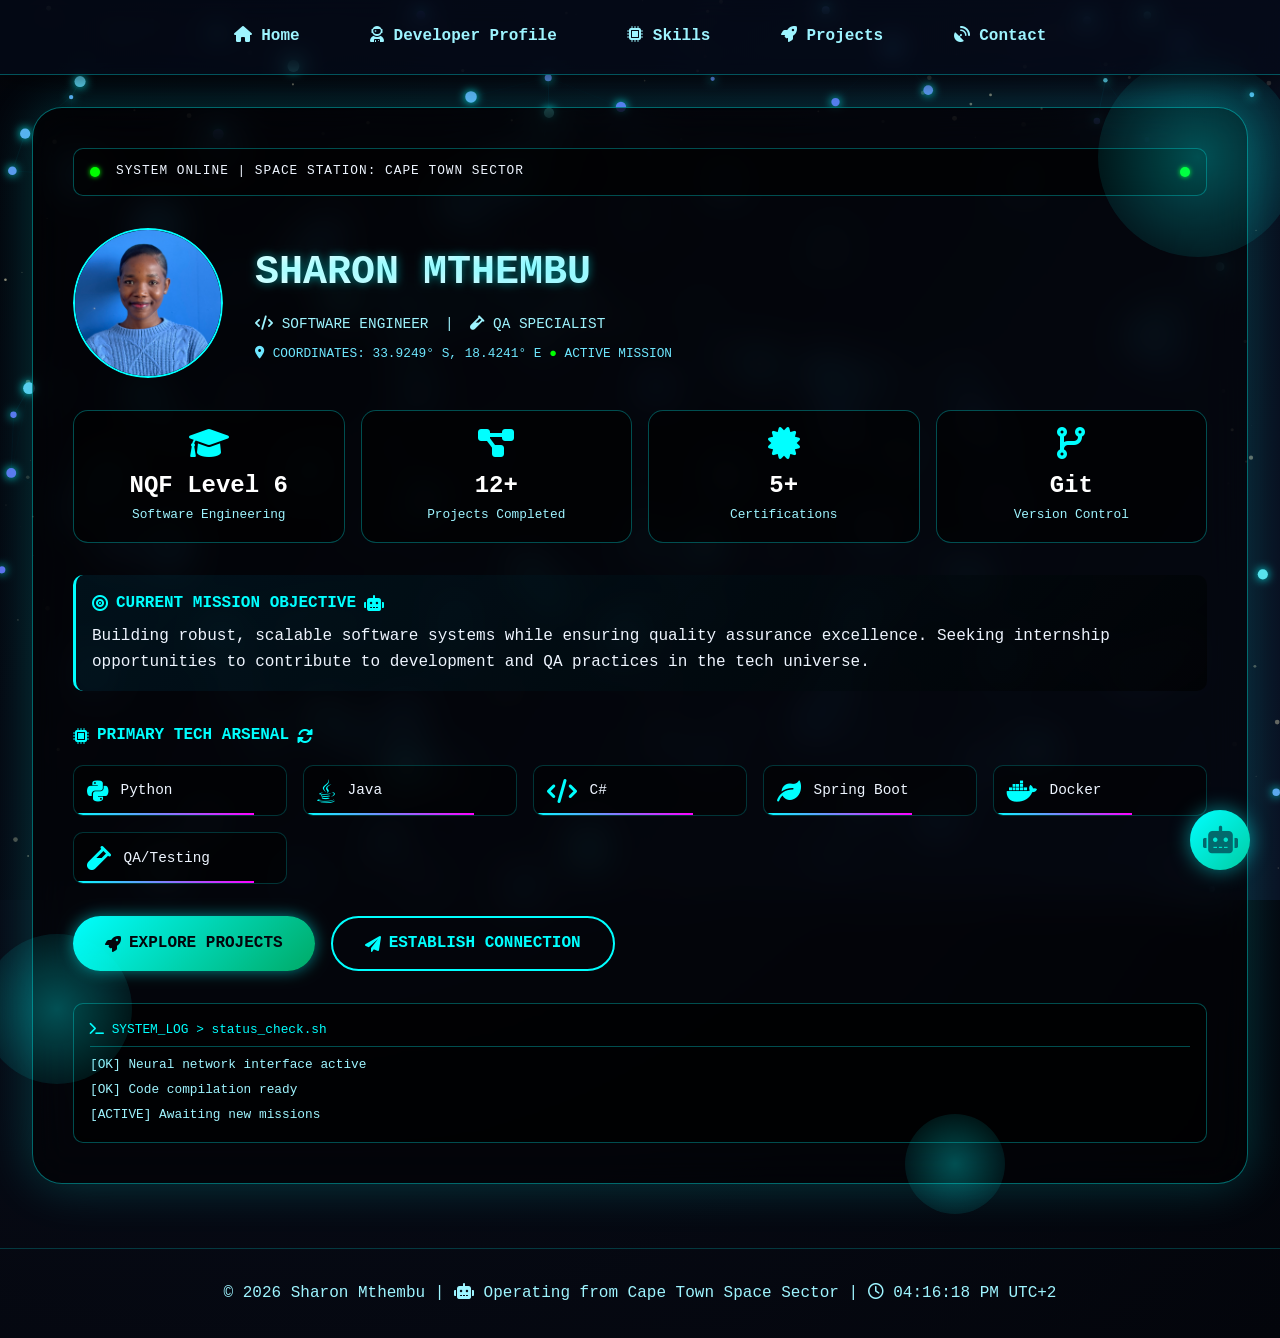
<file: index.html>
<!DOCTYPE html>
<html lang="en">
<head>
    <meta charset="UTF-8">
    <meta name="viewport" content="width=device-width, initial-scale=1.0">
    <title>Sharon Mthembu | Space Office Portfolio</title>
    <link rel="stylesheet" href="style.css">
    <link rel="stylesheet" href="https://cdnjs.cloudflare.com/ajax/libs/font-awesome/6.0.0-beta3/css/all.min.css">
</head>
<body>
<canvas id="bg-canvas"></canvas>

<nav>
    <a href="index.html"><i class="fas fa-home"></i> Home</a>
    <a href="about.html"><i class="fas fa-user-astronaut"></i> Developer Profile</a>
    <a href="skills.html"><i class="fas fa-microchip"></i> Skills</a>
    <a href="projects.html"><i class="fas fa-rocket"></i> Projects</a>
    <a href="contact.html"><i class="fas fa-satellite-dish"></i> Contact</a>
</nav>

<!-- Space Office Section -->
<div class="space-office">
    <div class="office-container">
        <!-- Floating holographic desk -->
        <div class="hologram-desk">
            <div class="desk-panel">
                <div class="scan-line"></div>
                <div class="hologram-content">
                    <div class="status-bar">
                        <span class="status-light online"></span>
                        <span class="status-text">SYSTEM ONLINE | SPACE STATION: CAPE TOWN SECTOR</span>
                        <span class="status-light pulse"></span>
                    </div>

                    <div class="profile-section">
                        <div class="avatar-container">
                            <div class="avatar-ring"></div>
                            <img src="Images/IMG_3316.jpeg" class="avatar"/>
                            <div class="floating-orbit"></div>
                        </div>
                        <div class="identity-data">
                            <h1 class="glitch-text" data-text="SHARON MTHEMBU">SHARON MTHEMBU</h1>
                            <div class="title-badge">
                                <i class="fas fa-code"></i> SOFTWARE ENGINEER
                                <span class="separator">|</span>
                                <i class="fas fa-vial"></i> QA SPECIALIST
                            </div>
                            <div class="coordinates">
                                <i class="fas fa-map-marker-alt"></i> COORDINATES: 33.9249° S, 18.4241° E
                                <span class="blink">●</span> ACTIVE MISSION
                            </div>
                        </div>
                    </div>

                    <!-- Data Stream Cards -->
                    <div class="data-stream">
                        <div class="data-card">
                            <i class="fas fa-graduation-cap"></i>
                            <div class="data-value">NQF Level 6</div>
                            <div class="data-label">Software Engineering</div>
                        </div>
                        <div class="data-card">
                            <i class="fas fa-project-diagram"></i>
                            <div class="data-value">12+</div>
                            <div class="data-label">Projects Completed</div>
                        </div>
                        <div class="data-card">
                            <i class="fas fa-certificate"></i>
                            <div class="data-value">5+</div>
                            <div class="data-label">Certifications</div>
                        </div>
                        <div class="data-card">
                            <i class="fas fa-code-branch"></i>
                            <div class="data-value">Git</div>
                            <div class="data-label">Version Control</div>
                        </div>
                    </div>

                    <!-- Mission Statement -->
                    <div class="mission-panel">
                        <div class="mission-header">
                            <i class="fas fa-bullseye"></i>
                            <span>CURRENT MISSION OBJECTIVE</span>
                            <i class="fas fa-robot"></i>
                        </div>
                        <p>Building robust, scalable software systems while ensuring quality assurance excellence. Seeking internship opportunities to contribute to development and QA practices in the tech universe.</p>
                    </div>

                    <!-- Tech Dashboard -->
                    <div class="tech-dashboard">
                        <div class="dashboard-title">
                            <i class="fas fa-microchip"></i> PRIMARY TECH ARSENAL
                            <i class="fas fa-sync-alt"></i>
                        </div>
                        <div class="tech-grid">
                            <div class="tech-item" data-skill="Python">
                                <i class="fab fa-python"></i>
                                <span>Python</span>
                                <div class="skill-level" style="width: 85%"></div>
                            </div>
                            <div class="tech-item" data-skill="Java">
                                <i class="fab fa-java"></i>
                                <span>Java</span>
                                <div class="skill-level" style="width: 80%"></div>
                            </div>
                            <div class="tech-item" data-skill="C#">
                                <i class="fas fa-code"></i>
                                <span>C#</span>
                                <div class="skill-level" style="width: 75%"></div>
                            </div>
                            <div class="tech-item" data-skill="Spring Boot">
                                <i class="fas fa-leaf"></i>
                                <span>Spring Boot</span>
                                <div class="skill-level" style="width: 70%"></div>
                            </div>
                            <div class="tech-item" data-skill="Docker">
                                <i class="fab fa-docker"></i>
                                <span>Docker</span>
                                <div class="skill-level" style="width: 65%"></div>
                            </div>
                            <div class="tech-item" data-skill="Testing">
                                <i class="fas fa-vial"></i>
                                <span>QA/Testing</span>
                                <div class="skill-level" style="width: 85%"></div>
                            </div>
                        </div>
                    </div>

                    <!-- Action Buttons -->
                    <div class="action-buttons">
                        <a href="projects.html" class="btn-primary">
                            <i class="fas fa-rocket"></i> EXPLORE PROJECTS
                        </a>
                        <a href="contact.html" class="btn-secondary">
                            <i class="fas fa-paper-plane"></i> ESTABLISH CONNECTION
                        </a>
                    </div>

                    <!-- System Log -->
                    <div class="system-log">
                        <div class="log-header">
                            <i class="fas fa-terminal"></i> SYSTEM_LOG > status_check.sh
                        </div>
                        <div class="log-entries">
                            <div class="log-entry">[OK] Neural network interface active</div>
                            <div class="log-entry">[OK] Code compilation ready</div>
                            <div class="log-entry">[ACTIVE] Awaiting new missions</div>
                        </div>
                    </div>
                </div>
            </div>
        </div>

        <!-- Floating Tech Orbs -->
        <div class="floating-orb orb-1"></div>
        <div class="floating-orb orb-2"></div>
        <div class="floating-orb orb-3"></div>
    </div>
</div>

<!-- AI Chatbot Widget -->
<div class="chatbot-widget" id="chatbotWidget">
    <div class="chatbot-toggle" id="chatbotToggle">
        <i class="fas fa-robot"></i>
        <span class="chat-pulse"></span>
    </div>
    <div class="chatbot-container" id="chatbotContainer">
        <div class="chatbot-header">
            <div class="chatbot-header-info">
                <i class="fas fa-microchip"></i>
                <div>
                    <h4>AI ASSISTANT</h4>
                    <p>Ask me about Sharon</p>
                </div>
            </div>
            <button class="chatbot-close" id="chatbotClose">
                <i class="fas fa-times"></i>
            </button>
        </div>
        <div class="chatbot-messages" id="chatbotMessages">
            <div class="message bot-message">
                <i class="fas fa-robot"></i>
                <div class="message-content">
                    <p>👋 Hello! I'm Sharon's AI assistant. Ask me anything about her skills, experience, education, or projects!</p>
                </div>
            </div>
        </div>
        <div class="chatbot-input-area">
            <input type="text" id="chatbotInput" placeholder="Type your question..." autocomplete="off">
            <button id="chatbotSend">
                <i class="fas fa-paper-plane"></i>
            </button>
        </div>
        <div class="chatbot-suggestions">
            <button class="suggestion-chip">What skills does she have?</button>
            <button class="suggestion-chip">What projects has she done?</button>
            <button class="suggestion-chip">Education background?</button>
            <button class="suggestion-chip">Contact information?</button>
        </div>
    </div>
</div>

<footer>
    <p>© 2026 Sharon Mthembu | <i class="fas fa-robot"></i> Operating from Cape Town Space Sector | <span id="live-time"></span></p>
</footer>

<script src="script.js"></script>
<script>
    // Live time display
    function updateTime() {
        const now = new Date();
        const timeString = now.toLocaleTimeString('en-US', { hour: '2-digit', minute: '2-digit', second: '2-digit' });
        document.getElementById('live-time').innerHTML = `<i class="far fa-clock"></i> ${timeString} UTC+2`;
    }
    updateTime();
    setInterval(updateTime, 1000);
</script>
</body>
</html>
</file>
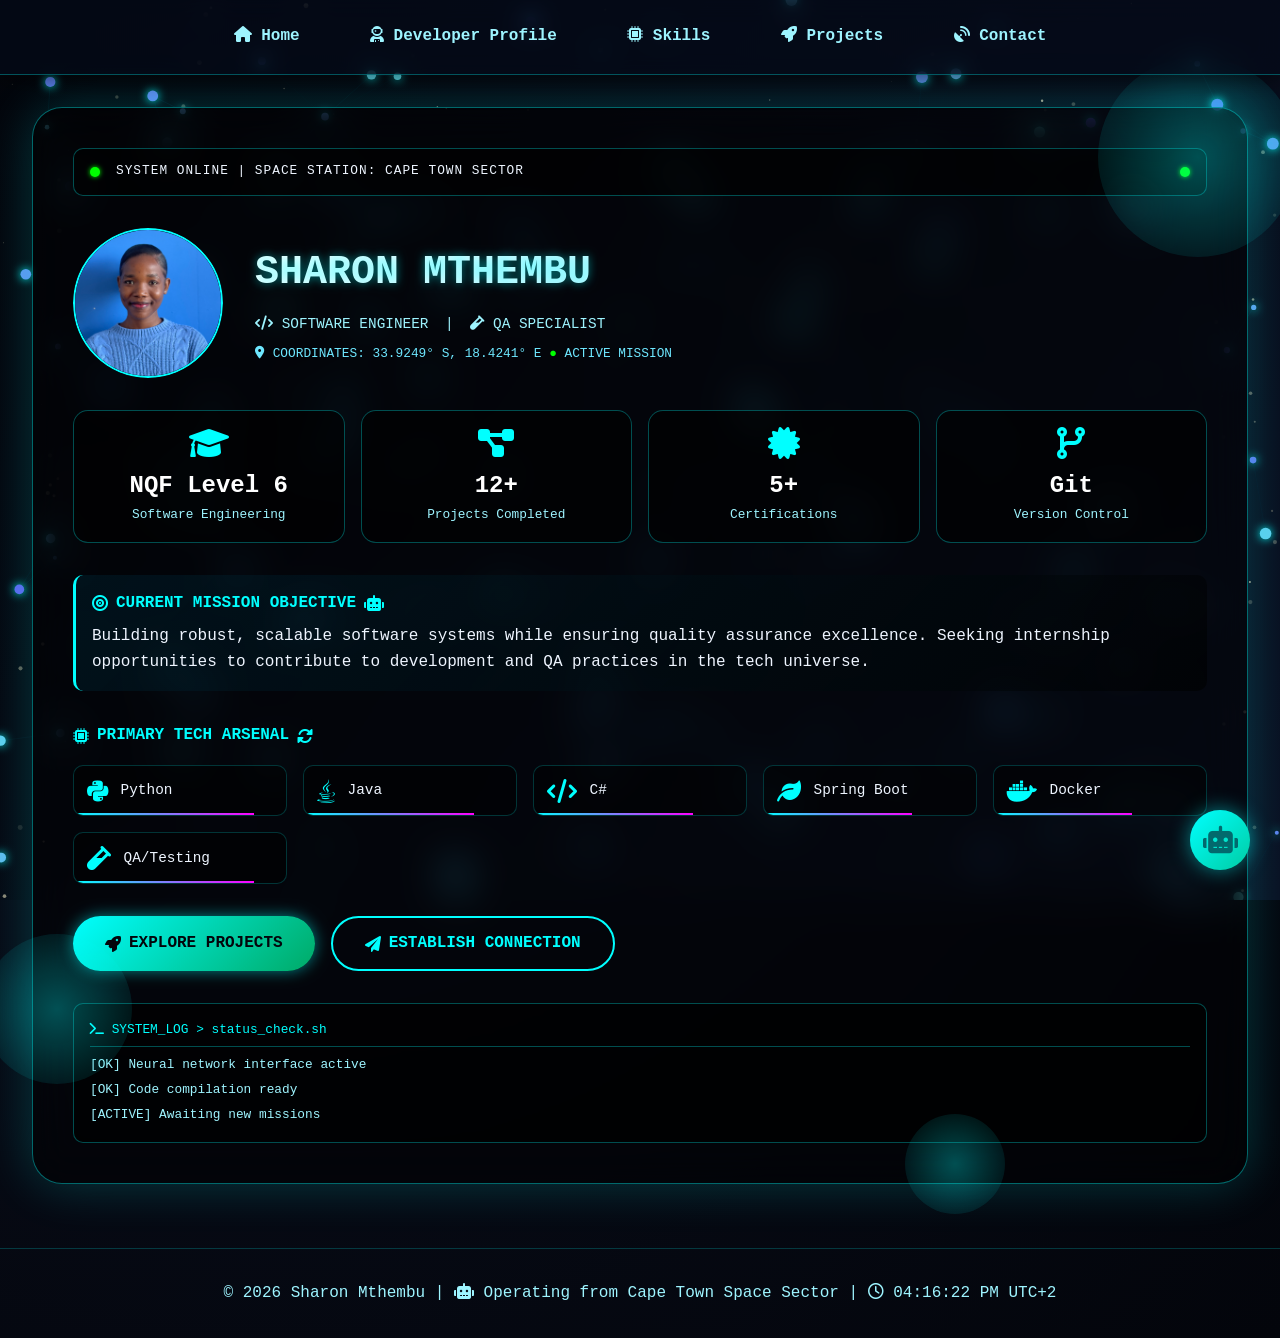
<file: portfolio/index.html>
<!DOCTYPE html>
<html lang="en">
<head>
    <meta charset="UTF-8">
    <meta name="viewport" content="width=device-width, initial-scale=1.0">
    <title>Sharon Mthembu | Space Office Portfolio</title>
    <link rel="stylesheet" href="style.css">
    <link rel="stylesheet" href="https://cdnjs.cloudflare.com/ajax/libs/font-awesome/6.0.0-beta3/css/all.min.css">
</head>
<body>
<canvas id="bg-canvas"></canvas>

<nav>
    <a href="index.html"><i class="fas fa-home"></i> Home</a>
    <a href="about.html"><i class="fas fa-user-astronaut"></i> Developer Profile</a>
    <a href="skills.html"><i class="fas fa-microchip"></i> Skills</a>
    <a href="projects.html"><i class="fas fa-rocket"></i> Projects</a>
    <a href="contact.html"><i class="fas fa-satellite-dish"></i> Contact</a>
</nav>

<!-- Space Office Section -->
<div class="space-office">
    <div class="office-container">
        <!-- Floating holographic desk -->
        <div class="hologram-desk">
            <div class="desk-panel">
                <div class="scan-line"></div>
                <div class="hologram-content">
                    <div class="status-bar">
                        <span class="status-light online"></span>
                        <span class="status-text">SYSTEM ONLINE | SPACE STATION: CAPE TOWN SECTOR</span>
                        <span class="status-light pulse"></span>
                    </div>

                    <div class="profile-section">
                        <div class="avatar-container">
                            <div class="avatar-ring"></div>
                            <img src="../Images/IMG_3316.jpeg" class="avatar"/>
                            <div class="floating-orbit"></div>
                        </div>
                        <div class="identity-data">
                            <h1 class="glitch-text" data-text="SHARON MTHEMBU">SHARON MTHEMBU</h1>
                            <div class="title-badge">
                                <i class="fas fa-code"></i> SOFTWARE ENGINEER
                                <span class="separator">|</span>
                                <i class="fas fa-vial"></i> QA SPECIALIST
                            </div>
                            <div class="coordinates">
                                <i class="fas fa-map-marker-alt"></i> COORDINATES: 33.9249° S, 18.4241° E
                                <span class="blink">●</span> ACTIVE MISSION
                            </div>
                        </div>
                    </div>

                    <!-- Data Stream Cards -->
                    <div class="data-stream">
                        <div class="data-card">
                            <i class="fas fa-graduation-cap"></i>
                            <div class="data-value">NQF Level 6</div>
                            <div class="data-label">Software Engineering</div>
                        </div>
                        <div class="data-card">
                            <i class="fas fa-project-diagram"></i>
                            <div class="data-value">12+</div>
                            <div class="data-label">Projects Completed</div>
                        </div>
                        <div class="data-card">
                            <i class="fas fa-certificate"></i>
                            <div class="data-value">5+</div>
                            <div class="data-label">Certifications</div>
                        </div>
                        <div class="data-card">
                            <i class="fas fa-code-branch"></i>
                            <div class="data-value">Git</div>
                            <div class="data-label">Version Control</div>
                        </div>
                    </div>

                    <!-- Mission Statement -->
                    <div class="mission-panel">
                        <div class="mission-header">
                            <i class="fas fa-bullseye"></i>
                            <span>CURRENT MISSION OBJECTIVE</span>
                            <i class="fas fa-robot"></i>
                        </div>
                        <p>Building robust, scalable software systems while ensuring quality assurance excellence. Seeking internship opportunities to contribute to development and QA practices in the tech universe.</p>
                    </div>

                    <!-- Tech Dashboard -->
                    <div class="tech-dashboard">
                        <div class="dashboard-title">
                            <i class="fas fa-microchip"></i> PRIMARY TECH ARSENAL
                            <i class="fas fa-sync-alt"></i>
                        </div>
                        <div class="tech-grid">
                            <div class="tech-item" data-skill="Python">
                                <i class="fab fa-python"></i>
                                <span>Python</span>
                                <div class="skill-level" style="width: 85%"></div>
                            </div>
                            <div class="tech-item" data-skill="Java">
                                <i class="fab fa-java"></i>
                                <span>Java</span>
                                <div class="skill-level" style="width: 80%"></div>
                            </div>
                            <div class="tech-item" data-skill="C#">
                                <i class="fas fa-code"></i>
                                <span>C#</span>
                                <div class="skill-level" style="width: 75%"></div>
                            </div>
                            <div class="tech-item" data-skill="Spring Boot">
                                <i class="fas fa-leaf"></i>
                                <span>Spring Boot</span>
                                <div class="skill-level" style="width: 70%"></div>
                            </div>
                            <div class="tech-item" data-skill="Docker">
                                <i class="fab fa-docker"></i>
                                <span>Docker</span>
                                <div class="skill-level" style="width: 65%"></div>
                            </div>
                            <div class="tech-item" data-skill="Testing">
                                <i class="fas fa-vial"></i>
                                <span>QA/Testing</span>
                                <div class="skill-level" style="width: 85%"></div>
                            </div>
                        </div>
                    </div>

                    <!-- Action Buttons -->
                    <div class="action-buttons">
                        <a href="projects.html" class="btn-primary">
                            <i class="fas fa-rocket"></i> EXPLORE PROJECTS
                        </a>
                        <a href="contact.html" class="btn-secondary">
                            <i class="fas fa-paper-plane"></i> ESTABLISH CONNECTION
                        </a>
                    </div>

                    <!-- System Log -->
                    <div class="system-log">
                        <div class="log-header">
                            <i class="fas fa-terminal"></i> SYSTEM_LOG > status_check.sh
                        </div>
                        <div class="log-entries">
                            <div class="log-entry">[OK] Neural network interface active</div>
                            <div class="log-entry">[OK] Code compilation ready</div>
                            <div class="log-entry">[ACTIVE] Awaiting new missions</div>
                        </div>
                    </div>
                </div>
            </div>
        </div>

        <!-- Floating Tech Orbs -->
        <div class="floating-orb orb-1"></div>
        <div class="floating-orb orb-2"></div>
        <div class="floating-orb orb-3"></div>
    </div>
</div>

<!-- AI Chatbot Widget -->
<div class="chatbot-widget" id="chatbotWidget">
    <div class="chatbot-toggle" id="chatbotToggle">
        <i class="fas fa-robot"></i>
        <span class="chat-pulse"></span>
    </div>
    <div class="chatbot-container" id="chatbotContainer">
        <div class="chatbot-header">
            <div class="chatbot-header-info">
                <i class="fas fa-microchip"></i>
                <div>
                    <h4>AI ASSISTANT</h4>
                    <p>Ask me about Sharon</p>
                </div>
            </div>
            <button class="chatbot-close" id="chatbotClose">
                <i class="fas fa-times"></i>
            </button>
        </div>
        <div class="chatbot-messages" id="chatbotMessages">
            <div class="message bot-message">
                <i class="fas fa-robot"></i>
                <div class="message-content">
                    <p>👋 Hello! I'm Sharon's AI assistant. Ask me anything about her skills, experience, education, or projects!</p>
                </div>
            </div>
        </div>
        <div class="chatbot-input-area">
            <input type="text" id="chatbotInput" placeholder="Type your question..." autocomplete="off">
            <button id="chatbotSend">
                <i class="fas fa-paper-plane"></i>
            </button>
        </div>
        <div class="chatbot-suggestions">
            <button class="suggestion-chip">What skills does she have?</button>
            <button class="suggestion-chip">What projects has she done?</button>
            <button class="suggestion-chip">Education background?</button>
            <button class="suggestion-chip">Contact information?</button>
        </div>
    </div>
</div>

<footer>
    <p>© 2026 Sharon Mthembu | <i class="fas fa-robot"></i> Operating from Cape Town Space Sector | <span id="live-time"></span></p>
</footer>

<script src="script.js"></script>
<script>
    // Live time display
    function updateTime() {
        const now = new Date();
        const timeString = now.toLocaleTimeString('en-US', { hour: '2-digit', minute: '2-digit', second: '2-digit' });
        document.getElementById('live-time').innerHTML = `<i class="far fa-clock"></i> ${timeString} UTC+2`;
    }
    updateTime();
    setInterval(updateTime, 1000);
</script>
</body>
</html>
</file>
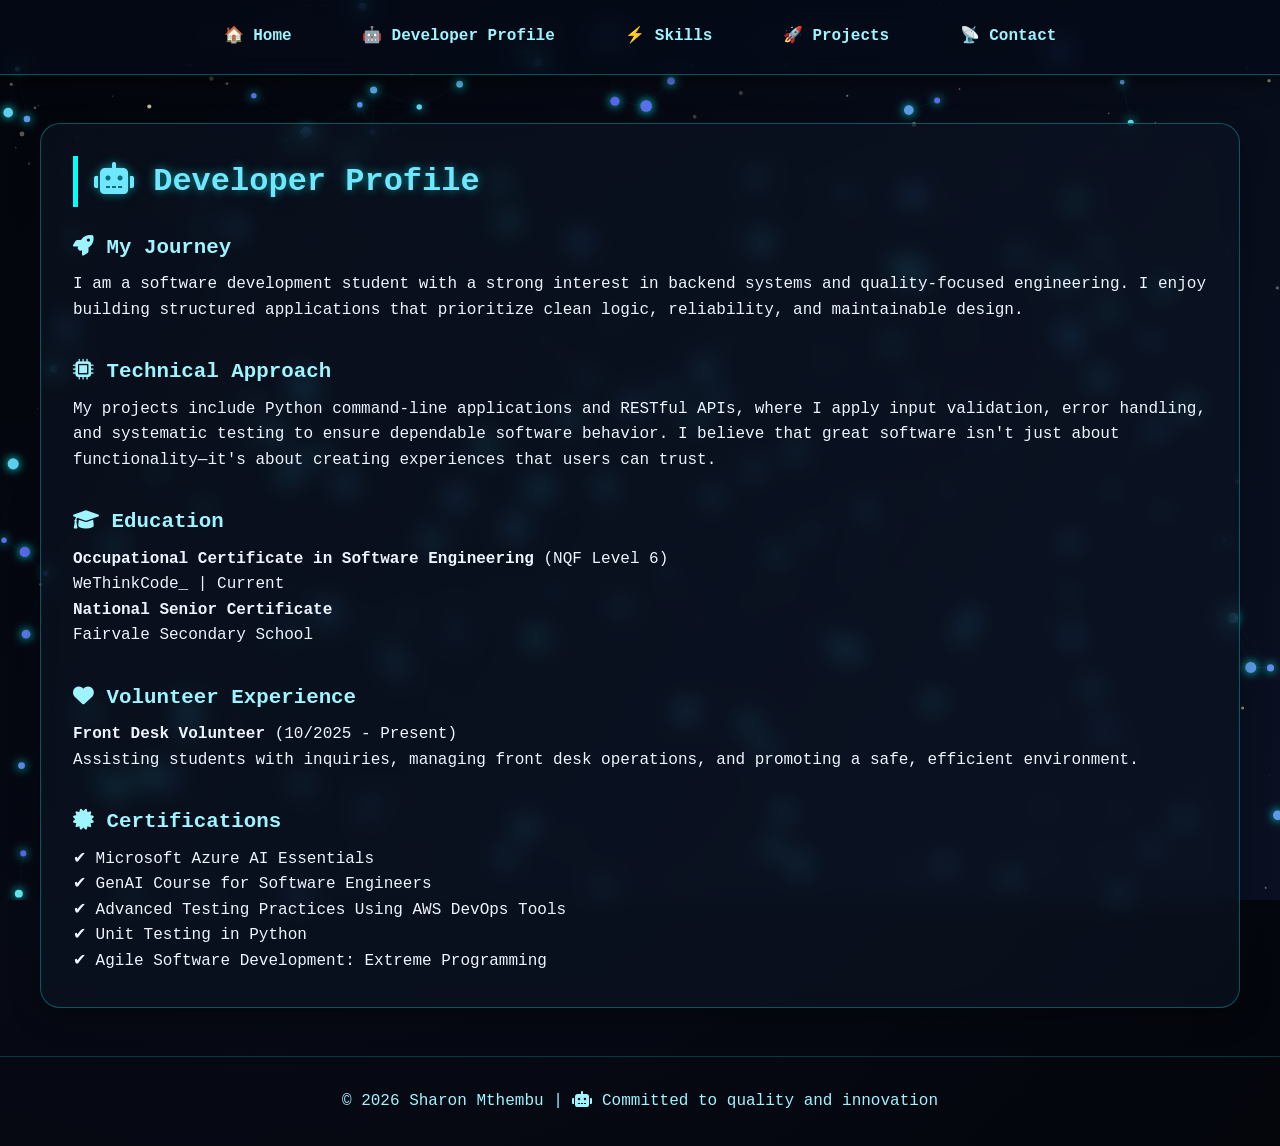
<file: about.html>
<!DOCTYPE html>
<html lang="en">
<head>
    <meta charset="UTF-8">
    <meta name="viewport" content="width=device-width, initial-scale=1.0">
    <title>Developer Profile | Sharon Mthembu</title>
    <link rel="stylesheet" href="style.css">
    <link rel="stylesheet" href="https://cdnjs.cloudflare.com/ajax/libs/font-awesome/6.0.0-beta3/css/all.min.css">
</head>
<body>
<canvas id="bg-canvas"></canvas>

<nav>
    <a href="index.html">🏠 Home</a>
    <a href="about.html">🤖 Developer Profile</a>
    <a href="skills.html">⚡ Skills</a>
    <a href="projects.html">🚀 Projects</a>
    <a href="contact.html">📡 Contact</a>
</nav>

<div class="content">
    <h2><i class="fas fa-robot"></i> Developer Profile</h2>

    <div style="margin-bottom: 2rem;">
        <h3><i class="fas fa-rocket"></i> My Journey</h3>
        <p>I am a software development student with a strong interest in backend systems and quality-focused engineering. I enjoy building structured applications that prioritize clean logic, reliability, and maintainable design.</p>
    </div>

    <div style="margin-bottom: 2rem;">
        <h3><i class="fas fa-microchip"></i> Technical Approach</h3>
        <p>My projects include Python command-line applications and RESTful APIs, where I apply input validation, error handling, and systematic testing to ensure dependable software behavior. I believe that great software isn't just about functionality—it's about creating experiences that users can trust.</p>
    </div>

    <div style="margin-bottom: 2rem;">
        <h3><i class="fas fa-graduation-cap"></i> Education</h3>
        <p><strong>Occupational Certificate in Software Engineering</strong> (NQF Level 6)<br>
            WeThinkCode_ | Current</p>
        <p><strong>National Senior Certificate</strong><br>
            Fairvale Secondary School</p>
    </div>

    <div style="margin-bottom: 2rem;">
        <h3><i class="fas fa-heart"></i> Volunteer Experience</h3>
        <p><strong>Front Desk Volunteer</strong> (10/2025 - Present)<br>
            Assisting students with inquiries, managing front desk operations, and promoting a safe, efficient environment.</p>
    </div>

    <div>
        <h3><i class="fas fa-certificate"></i> Certifications</h3>
        <ul style="list-style: none; padding-left: 0;">
            <li>✔ Microsoft Azure AI Essentials</li>
            <li>✔ GenAI Course for Software Engineers</li>
            <li>✔ Advanced Testing Practices Using AWS DevOps Tools</li>
            <li>✔ Unit Testing in Python</li>
            <li>✔ Agile Software Development: Extreme Programming</li>
        </ul>
    </div>
</div>

<footer>
    <p>© 2026 Sharon Mthembu | <i class="fas fa-robot"></i> Committed to quality and innovation</p>
</footer>

<script src="script.js"></script>
</body>
</html>
</file>
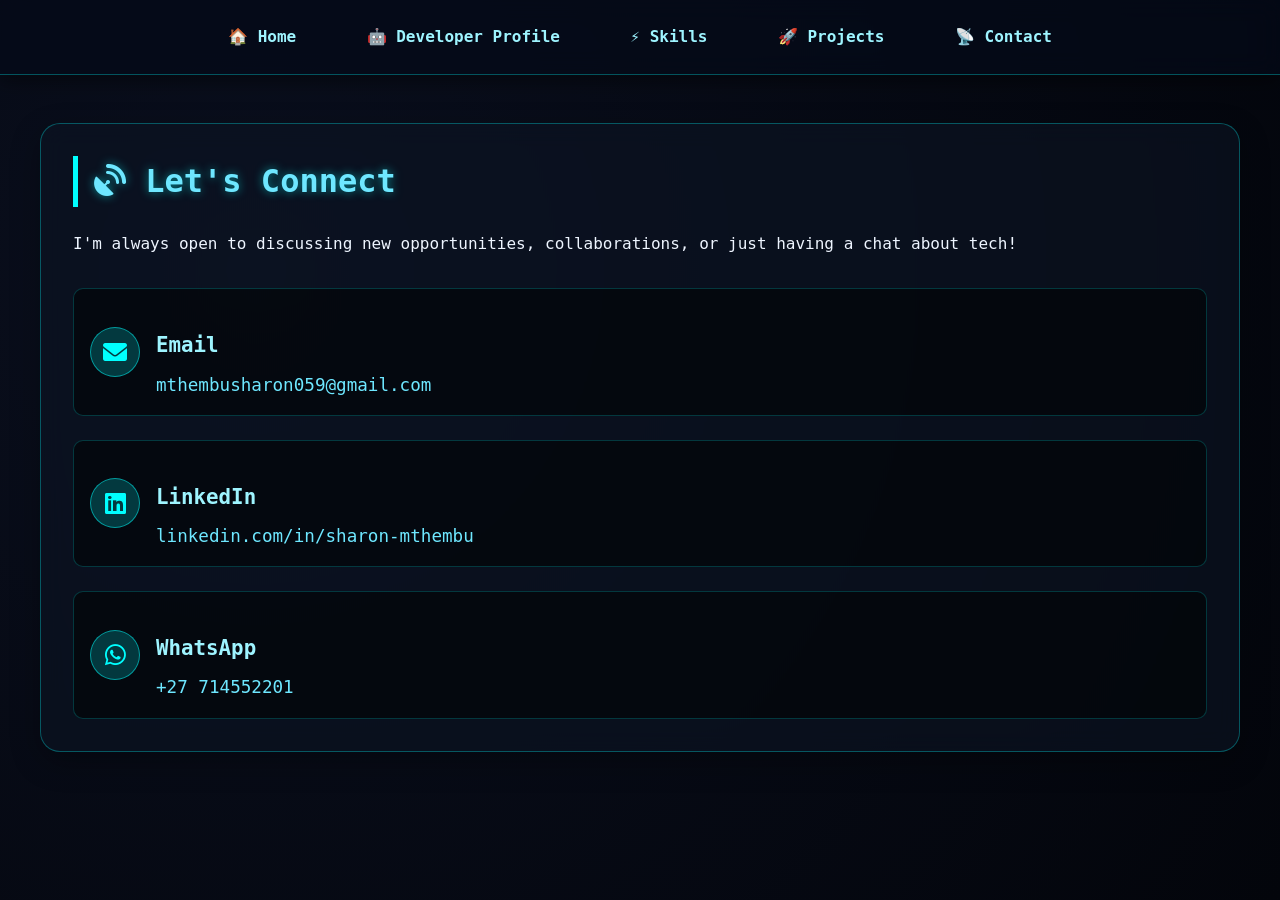
<file: contact.html>
<!DOCTYPE html>
<html lang="en">
<head>
    <meta charset="UTF-8">
    <meta name="viewport" content="width=device-width, initial-scale=1.0">
    <title>Contact | Sharon Mthembu</title>
    <link rel="stylesheet" href="style.css">
    <link rel="stylesheet" href="https://cdnjs.cloudflare.com/ajax/libs/font-awesome/6.0.0-beta3/css/all.min.css">
</head>
<body>
<canvas id="bg-canvas"></canvas>

<nav>
    <a href="index.html">🏠 Home</a>
    <a href="about.html">🤖 Developer Profile</a>
    <a href="skills.html">⚡ Skills</a>
    <a href="projects.html">🚀 Projects</a>
    <a href="contact.html">📡 Contact</a>
</nav>

<div class="content">
    <h2><i class="fas fa-satellite-dish"></i> Let's Connect</h2>
    <p>I'm always open to discussing new opportunities, collaborations, or just having a chat about tech!</p>

    <div class="contact-info">
        <div class="contact-item">
            <div class="contact-icon">
                <i class="fas fa-envelope"></i>
            </div>
            <div class="contact-details">
                <h3>Email</h3>
                <a href="mailto:mthembusharon059@gmail.com">mthembusharon059@gmail.com</a>
            </div>
        </div>

        <div class="contact-item">
            <div class="contact-icon">
                <i class="fab fa-linkedin"></i>
            </div>
            <div class="contact-details">
                <h3>LinkedIn</h3>
                <a href="https://linkedin.com/in/sharon-mthembu-087051357" target="_blank">linkedin.com/in/sharon-mthembu</a>
            </div>
        </div>

        <div class="contact-item">
            <div class="contact-icon">
                <i class="fab fa-whatsapp"></i>
            </div>
            <div class="contact-details">
                <h3>WhatsApp</h3>
                <a href="https://wa.me/27714552201" target="_blank">+27 714552201</a>
            </div>
</file>
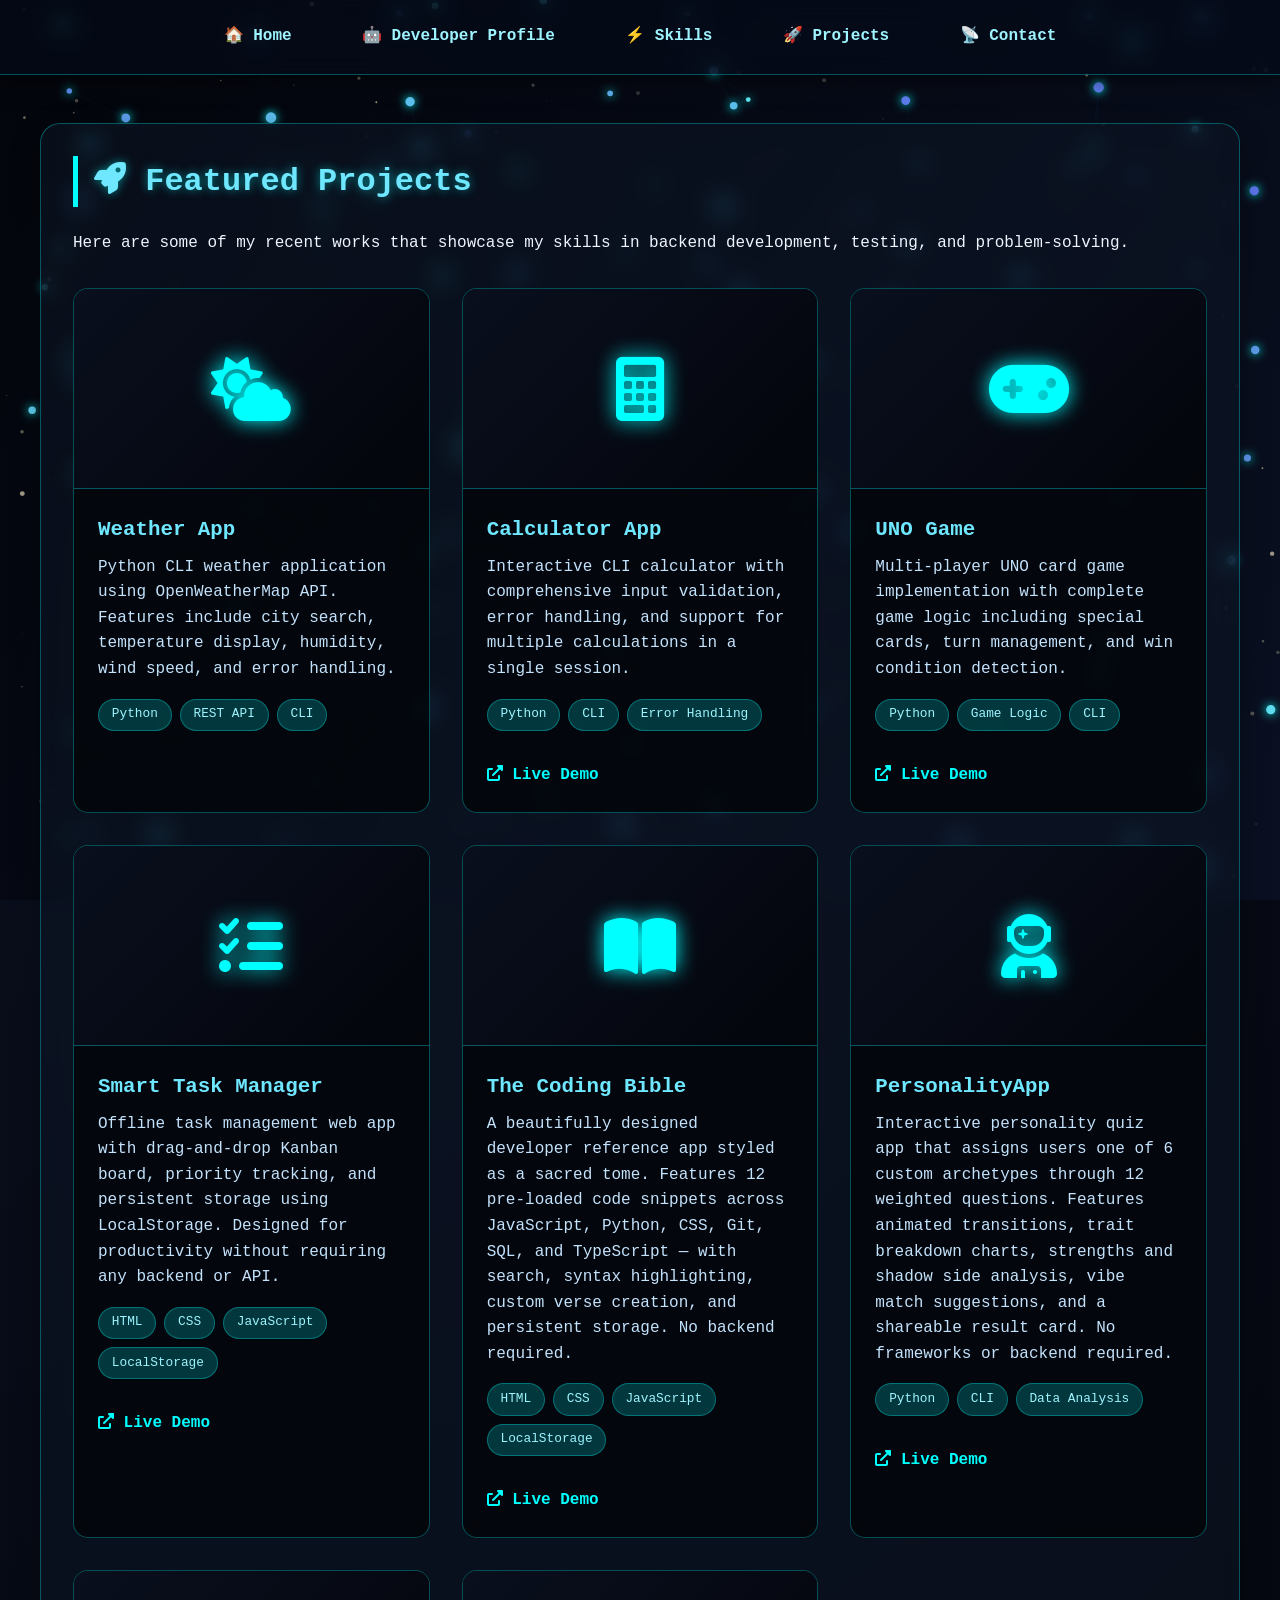
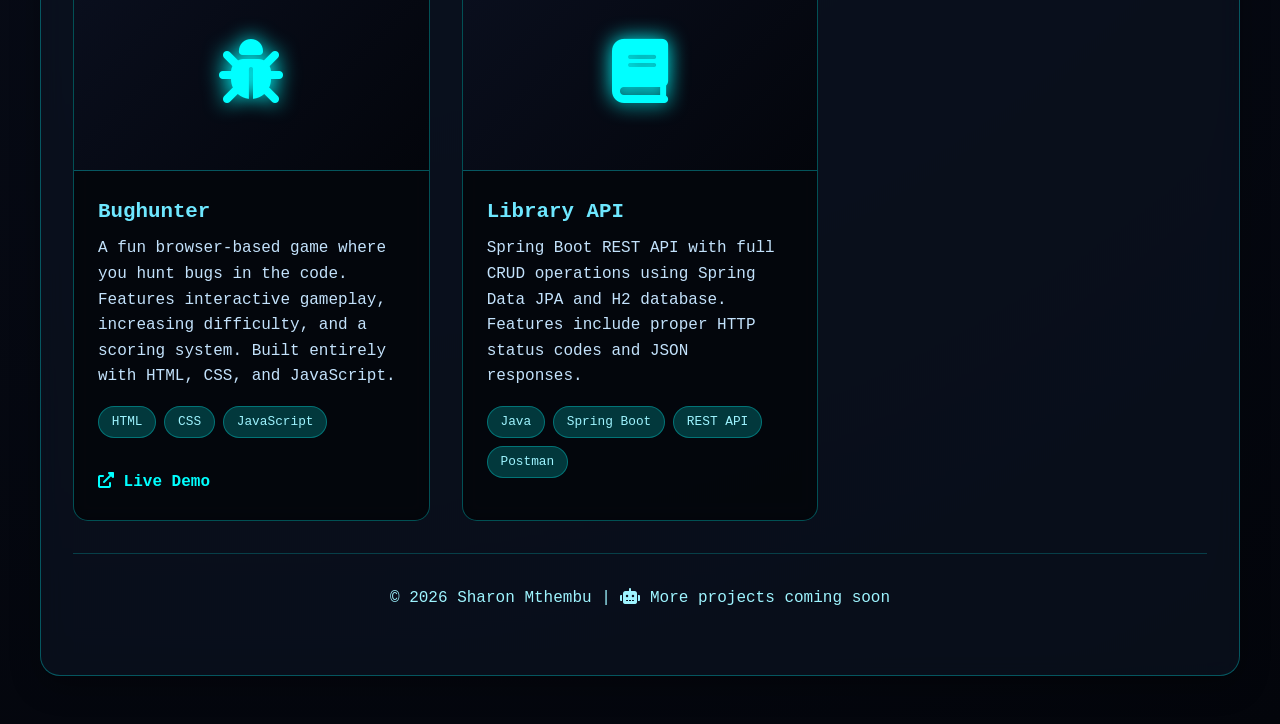
<file: projects.html>
<!DOCTYPE html>
<html lang="en">
<head>
    <meta charset="UTF-8">
    <meta name="viewport" content="width=device-width, initial-scale=1.0">
    <title>Projects | Sharon Mthembu</title>
    <link rel="stylesheet" href="style.css">
    <link rel="stylesheet" href="https://cdnjs.cloudflare.com/ajax/libs/font-awesome/6.0.0-beta3/css/all.min.css">
</head>
<body>
<canvas id="bg-canvas"></canvas>

<nav>
    <a href="index.html">🏠 Home</a>
    <a href="about.html">🤖 Developer Profile</a>
    <a href="skills.html">⚡ Skills</a>
    <a href="projects.html">🚀 Projects</a>
    <a href="contact.html">📡 Contact</a>
</nav>

<div class="content">
    <h2><i class="fas fa-rocket"></i> Featured Projects</h2>
    <p style="margin-bottom: 2rem;">Here are some of my recent works that showcase my skills in backend development, testing, and problem-solving.</p>

    <div class="projects-grid">

        <!-- Weather App -->
        <div class="project-card">
            <div class="project-image">
                <i class="fas fa-cloud-sun"></i>
            </div>
            <div class="project-info">
                <h3>Weather App</h3>
                <p>Python CLI weather application using OpenWeatherMap API. Features include city search, temperature display, humidity, wind speed, and error handling.</p>
                <div class="tech-stack">
                    <span class="tech-tag">Python</span>
                    <span class="tech-tag">REST API</span>
                    <span class="tech-tag">CLI</span>
                </div>
            </div>
        </div>

        <!-- Calculator App -->
        <div class="project-card">
            <div class="project-image">
                <i class="fas fa-calculator"></i>
            </div>
            <div class="project-info">
                <h3>Calculator App</h3>
                <p>Interactive CLI calculator with comprehensive input validation, error handling, and support for multiple calculations in a single session.</p>
                <div class="tech-stack">
                    <span class="tech-tag">Python</span>
                    <span class="tech-tag">CLI</span>
                    <span class="tech-tag">Error Handling</span>
                </div>
                <a href="https://calculator-qtlz4pl3x-shaz1410s-projects.vercel.app/" target="_blank" class="project-link">
                    <i class="fas fa-external-link-alt"></i> Live Demo
                </a>
            </div>
        </div>

        <!-- UNO Game -->
        <div class="project-card">
            <div class="project-image">
                <i class="fas fa-gamepad"></i>
            </div>
            <div class="project-info">
                <h3>UNO Game</h3>
                <p>Multi-player UNO card game implementation with complete game logic including special cards, turn management, and win condition detection.</p>
                <div class="tech-stack">
                    <span class="tech-tag">Python</span>
                    <span class="tech-tag">Game Logic</span>
                    <span class="tech-tag">CLI</span>
                </div>
                <a href="https://uno-indol-three.vercel.app/" target="_blank" class="project-link">
                    <i class="fas fa-external-link-alt"></i> Live Demo
                </a>
            </div>
        </div>

        <!-- Smart Task Manager -->
        <div class="project-card">
            <div class="project-image">
                <i class="fas fa-tasks"></i>
            </div>
            <div class="project-info">
                <h3>Smart Task Manager</h3>
                <p>Offline task management web app with drag-and-drop Kanban board, priority tracking, and persistent storage using LocalStorage. Designed for productivity without requiring any backend or API.</p>
                <div class="tech-stack">
                    <span class="tech-tag">HTML</span>
                    <span class="tech-tag">CSS</span>
                    <span class="tech-tag">JavaScript</span>
                    <span class="tech-tag">LocalStorage</span>
                </div>
                <a href="https://smart-offline-task-manager.vercel.app/" target="_blank" class="project-link">
                    <i class="fas fa-external-link-alt"></i> Live Demo
                </a>
            </div>
        </div>

        <!-- The Coding Bible (fixed) -->
        <div class="project-card">
            <div class="project-image">
                <i class="fas fa-book-open"></i>
            </div>
            <div class="project-info">
                <h3>The Coding Bible</h3>
                <p>A beautifully designed developer reference app styled as a sacred tome. Features 12 pre-loaded code snippets across JavaScript, Python, CSS, Git, SQL, and TypeScript — with search, syntax highlighting, custom verse creation, and persistent storage. No backend required.</p>
                <div class="tech-stack">
                    <span class="tech-tag">HTML</span>
                    <span class="tech-tag">CSS</span>
                    <span class="tech-tag">JavaScript</span>
                    <span class="tech-tag">LocalStorage</span>
                </div>
                <a href="https://coding-bible.vercel.app/" target="_blank" class="project-link">
                    <i class="fas fa-external-link-alt"></i> Live Demo
                </a>
            </div>
        </div>

        <div class="project-card">
            <div class="project-image">
                <i class="fas fa-user-astronaut"></i>
            </div>
            <div class="project-info">
                <h3>PersonalityApp</h3>
                <p>
                    Interactive personality quiz app that assigns users one of 6 custom archetypes
                    through 12 weighted questions. Features animated transitions, trait breakdown charts,
                    strengths and shadow side analysis, vibe match suggestions, and a shareable result card.
                    No frameworks or backend required.
                </p>
                <div class="tech-stack">
                    <span class="tech-tag">Python</span>
                    <span class="tech-tag">CLI</span>
                    <span class="tech-tag">Data Analysis</span>
                </div>
                <a href="https://personality-app-brown.vercel.app/" target="_blank" class="project-link">
                    <i class="fas fa-external-link-alt"></i> Live Demo
                </a>
            </div>
        </div>

        <div class="project-card">
            <div class="project-image">
                <i class="fas fa-bug"></i>
            </div>
            <div class="project-info">
                <h3>Bughunter</h3>
                <p>A fun browser-based game where you hunt bugs in the code. Features interactive gameplay, increasing difficulty, and a scoring system. Built entirely with HTML, CSS, and JavaScript.</p>
                <div class="tech-stack">
                    <span class="tech-tag">HTML</span>
                    <span class="tech-tag">CSS</span>
                    <span class="tech-tag">JavaScript</span>
                </div>
                <a href="https://personality-app-a26q.vercel.app/" target="_blank" class="project-link">
                    <i class="fas fa-external-link-alt"></i> Live Demo
                </a>
            </div>
        </div>

        <!-- Library API -->
        <div class="project-card">
            <div class="project-image">
                <i class="fas fa-book"></i>
            </div>
            <div class="project-info">
                <h3>Library API</h3>
                <p>Spring Boot REST API with full CRUD operations using Spring Data JPA and H2 database. Features include proper HTTP status codes and JSON responses.</p>
                <div class="tech-stack">
                    <span class="tech-tag">Java</span>
                    <span class="tech-tag">Spring Boot</span>
                    <span class="tech-tag">REST API</span>
                    <span class="tech-tag">Postman</span>
                </div>
            </div>
        </div>

    </div>
<footer>
    <p>© 2026 Sharon Mthembu | <i class="fas fa-robot"></i> More projects coming soon</p>
</footer>

<script src="script.js"></script>
</body>
</html>
</file>
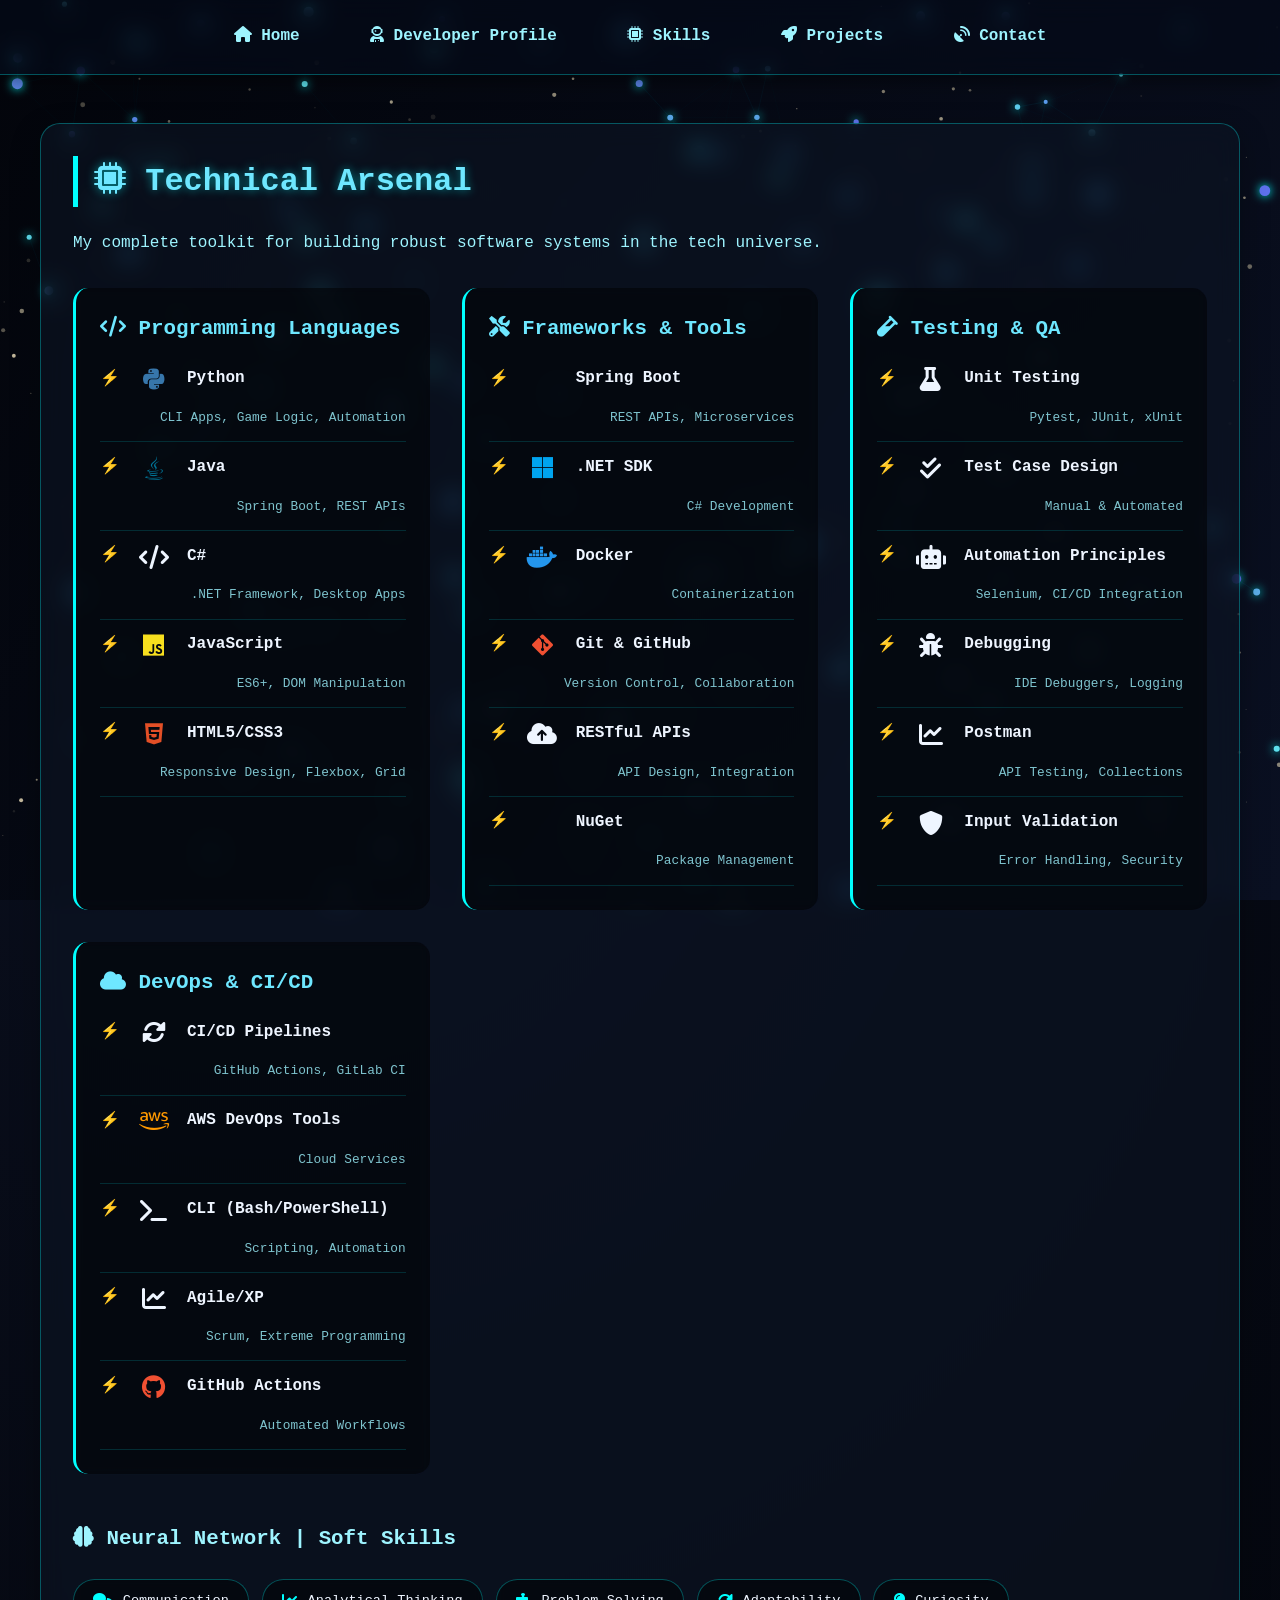
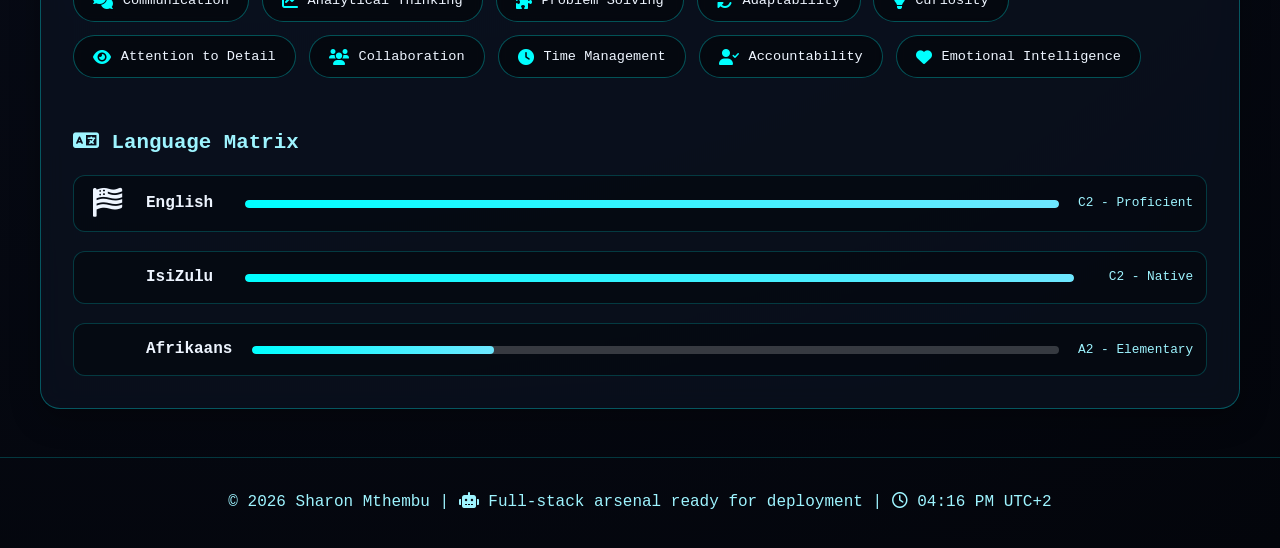
<file: skills.html>
<!DOCTYPE html>
<html lang="en">
<head>
    <meta charset="UTF-8">
    <meta name="viewport" content="width=device-width, initial-scale=1.0">
    <title>Skills | Sharon Mthembu</title>
    <link rel="stylesheet" href="style.css">
    <link rel="stylesheet" href="https://cdnjs.cloudflare.com/ajax/libs/font-awesome/6.0.0-beta3/css/all.min.css">
</head>
<body>
<canvas id="bg-canvas"></canvas>

<nav>
    <a href="index.html"><i class="fas fa-home"></i> Home</a>
    <a href="about.html"><i class="fas fa-user-astronaut"></i> Developer Profile</a>
    <a href="skills.html"><i class="fas fa-microchip"></i> Skills</a>
    <a href="projects.html"><i class="fas fa-rocket"></i> Projects</a>
    <a href="contact.html"><i class="fas fa-satellite-dish"></i> Contact</a>
</nav>

<div class="content">
    <h2><i class="fas fa-microchip"></i> Technical Arsenal</h2>
    <p style="margin-bottom: 2rem; color: #9ef4ff;">My complete toolkit for building robust software systems in the tech universe.</p>

    <div class="skills-grid">
        <!-- Programming Languages -->
        <div class="skill-category">
            <h3><i class="fas fa-code"></i> Programming Languages</h3>
            <ul class="skill-list-with-icons">
                <li>
                    <i class="fab fa-python skill-icon-colored"></i>
                    <span class="skill-name-text">Python</span>
                    <span class="skill-desc">CLI Apps, Game Logic, Automation</span>
                </li>
                <li>
                    <i class="fab fa-java skill-icon-colored"></i>
                    <span class="skill-name-text">Java</span>
                    <span class="skill-desc">Spring Boot, REST APIs</span>
                </li>
                <li>
                    <i class="fas fa-code skill-icon-colored"></i>
                    <span class="skill-name-text">C#</span>
                    <span class="skill-desc">.NET Framework, Desktop Apps</span>
                </li>
                <li>
                    <i class="fab fa-js skill-icon-colored"></i>
                    <span class="skill-name-text">JavaScript</span>
                    <span class="skill-desc">ES6+, DOM Manipulation</span>
                </li>
                <li>
                    <i class="fab fa-html5 skill-icon-colored"></i>
                    <span class="skill-name-text">HTML5/CSS3</span>
                    <span class="skill-desc">Responsive Design, Flexbox, Grid</span>
                </li>
            </ul>
        </div>

        <!-- Frameworks & Tools -->
        <div class="skill-category">
            <h3><i class="fas fa-tools"></i> Frameworks & Tools</h3>
            <ul class="skill-list-with-icons">
                <li>
                    <i class="fab fa-spring skill-icon-colored"></i>
                    <span class="skill-name-text">Spring Boot</span>
                    <span class="skill-desc">REST APIs, Microservices</span>
                </li>
                <li>
                    <i class="fab fa-microsoft skill-icon-colored"></i>
                    <span class="skill-name-text">.NET SDK</span>
                    <span class="skill-desc">C# Development</span>
                </li>
                <li>
                    <i class="fab fa-docker skill-icon-colored"></i>
                    <span class="skill-name-text">Docker</span>
                    <span class="skill-desc">Containerization</span>
                </li>
                <li>
                    <i class="fab fa-git-alt skill-icon-colored"></i>
                    <span class="skill-name-text">Git & GitHub</span>
                    <span class="skill-desc">Version Control, Collaboration</span>
                </li>
                <li>
                    <i class="fas fa-cloud-upload-alt skill-icon-colored"></i>
                    <span class="skill-name-text">RESTful APIs</span>
                    <span class="skill-desc">API Design, Integration</span>
                </li>
                <li>
                    <i class="fab fa-nuget skill-icon-colored"></i>
                    <span class="skill-name-text">NuGet</span>
                    <span class="skill-desc">Package Management</span>
                </li>
            </ul>
        </div>

        <!-- Testing & QA -->
        <div class="skill-category">
            <h3><i class="fas fa-vial"></i> Testing & QA</h3>
            <ul class="skill-list-with-icons">
                <li>
                    <i class="fas fa-flask skill-icon-colored"></i>
                    <span class="skill-name-text">Unit Testing</span>
                    <span class="skill-desc">Pytest, JUnit, xUnit</span>
                </li>
                <li>
                    <i class="fas fa-check-double skill-icon-colored"></i>
                    <span class="skill-name-text">Test Case Design</span>
                    <span class="skill-desc">Manual & Automated</span>
                </li>
                <li>
                    <i class="fas fa-robot skill-icon-colored"></i>
                    <span class="skill-name-text">Automation Principles</span>
                    <span class="skill-desc">Selenium, CI/CD Integration</span>
                </li>
                <li>
                    <i class="fas fa-bug skill-icon-colored"></i>
                    <span class="skill-name-text">Debugging</span>
                    <span class="skill-desc">IDE Debuggers, Logging</span>
                </li>
                <li>
                    <i class="fas fa-chart-line skill-icon-colored"></i>
                    <span class="skill-name-text">Postman</span>
                    <span class="skill-desc">API Testing, Collections</span>
                </li>
                <li>
                    <i class="fas fa-shield-alt skill-icon-colored"></i>
                    <span class="skill-name-text">Input Validation</span>
                    <span class="skill-desc">Error Handling, Security</span>
                </li>
            </ul>
        </div>

        <!-- DevOps & CI/CD -->
        <div class="skill-category">
            <h3><i class="fas fa-cloud"></i> DevOps & CI/CD</h3>
            <ul class="skill-list-with-icons">
                <li>
                    <i class="fas fa-sync-alt skill-icon-colored"></i>
                    <span class="skill-name-text">CI/CD Pipelines</span>
                    <span class="skill-desc">GitHub Actions, GitLab CI</span>
                </li>
                <li>
                    <i class="fab fa-aws skill-icon-colored"></i>
                    <span class="skill-name-text">AWS DevOps Tools</span>
                    <span class="skill-desc">Cloud Services</span>
                </li>
                <li>
                    <i class="fas fa-terminal skill-icon-colored"></i>
                    <span class="skill-name-text">CLI (Bash/PowerShell)</span>
                    <span class="skill-desc">Scripting, Automation</span>
                </li>
                <li>
                    <i class="fas fa-chart-line skill-icon-colored"></i>
                    <span class="skill-name-text">Agile/XP</span>
                    <span class="skill-desc">Scrum, Extreme Programming</span>
                </li>
                <li>
                    <i class="fab fa-github skill-icon-colored"></i>
                    <span class="skill-name-text">GitHub Actions</span>
                    <span class="skill-desc">Automated Workflows</span>
                </li>
            </ul>
        </div>
    </div>

    <!-- Additional Soft Skills Section with Icons -->
    <div style="margin-top: 3rem;">
        <h3><i class="fas fa-brain"></i> Neural Network | Soft Skills</h3>
        <div style="display: flex; flex-wrap: wrap; gap: 0.8rem; margin-top: 1.5rem;">
            <div class="soft-skill-icon">
                <i class="fas fa-comments"></i>
                <span>Communication</span>
            </div>
            <div class="soft-skill-icon">
                <i class="fas fa-chart-line"></i>
                <span>Analytical Thinking</span>
            </div>
            <div class="soft-skill-icon">
                <i class="fas fa-puzzle-piece"></i>
                <span>Problem Solving</span>
            </div>
            <div class="soft-skill-icon">
                <i class="fas fa-sync-alt"></i>
                <span>Adaptability</span>
            </div>
            <div class="soft-skill-icon">
                <i class="fas fa-lightbulb"></i>
                <span>Curiosity</span>
            </div>
            <div class="soft-skill-icon">
                <i class="fas fa-eye"></i>
                <span>Attention to Detail</span>
            </div>
            <div class="soft-skill-icon">
                <i class="fas fa-users"></i>
                <span>Collaboration</span>
            </div>
            <div class="soft-skill-icon">
                <i class="fas fa-clock"></i>
                <span>Time Management</span>
            </div>
            <div class="soft-skill-icon">
                <i class="fas fa-user-check"></i>
                <span>Accountability</span>
            </div>
            <div class="soft-skill-icon">
                <i class="fas fa-heart"></i>
                <span>Emotional Intelligence</span>
            </div>
        </div>
    </div>

    <!-- Language Proficiency Section -->
    <div style="margin-top: 3rem;">
        <h3><i class="fas fa-language"></i> Language Matrix</h3>
        <div class="language-grid">
            <div class="language-item">
                <i class="fas fa-flag-usa"></i>
                <span>English</span>
                <div class="proficiency-bar">
                    <div class="proficiency-fill" style="width: 100%"></div>
                </div>
                <span class="proficiency-level">C2 - Proficient</span>
            </div>
            <div class="language-item">
                <i class="fas fa-flag-south-africa"></i>
                <span>IsiZulu</span>
                <div class="proficiency-bar">
                    <div class="proficiency-fill" style="width: 100%"></div>
                </div>
                <span class="proficiency-level">C2 - Native</span>
            </div>
            <div class="language-item">
                <i class="fas fa-flag-netherlands"></i>
                <span>Afrikaans</span>
                <div class="proficiency-bar">
                    <div class="proficiency-fill" style="width: 30%"></div>
                </div>
                <span class="proficiency-level">A2 - Elementary</span>
            </div>
        </div>
    </div>
</div>

<footer>
    <p>© 2026 Sharon Mthembu | <i class="fas fa-robot"></i> Full-stack arsenal ready for deployment | <span id="live-time"></span></p>
</footer>

<script src="script.js"></script>
<script>
    function updateTime() {
        const now = new Date();
        const timeString = now.toLocaleTimeString('en-US', { hour: '2-digit', minute: '2-digit' });
        if (document.getElementById('live-time')) {
            document.getElementById('live-time').innerHTML = `<i class="far fa-clock"></i> ${timeString} UTC+2`;
        }
    }
    updateTime();
    setInterval(updateTime, 1000);
</script>
</body>
</html>
</file>
<file: style.css>
/* ========== GLOBAL STYLES - TECH UNIVERSE THEME ========== */
* {
    margin: 0;
    padding: 0;
    box-sizing: border-box;
}

body {
    font-family: 'Segoe UI', 'Space Mono', monospace;
    background: radial-gradient(circle at 20% 30%, #0a0f1e, #03050b);
    color: #eef5ff;
    line-height: 1.6;
    min-height: 100vh;
    position: relative;
}

/* Canvas Background - Animated Universe */
#bg-canvas {
    position: fixed;
    top: 0;
    left: 0;
    width: 100%;
    height: 100%;
    z-index: 0;
    pointer-events: none;
}

/* ========== NAVIGATION - Holographic Style ========== */
nav {
    position: relative;
    z-index: 10;
    background: rgba(5, 10, 25, 0.7);
    backdrop-filter: blur(12px);
    padding: 1rem 2rem;
    display: flex;
    justify-content: center;
    gap: 2rem;
    flex-wrap: wrap;
    border-bottom: 1px solid rgba(0, 255, 255, 0.3);
    box-shadow: 0 5px 20px rgba(0, 0, 0, 0.5);
}

nav a {
    color: #9ef4ff;
    text-decoration: none;
    font-weight: 600;
    padding: 0.5rem 1.2rem;
    border-radius: 25px;
    transition: all 0.3s ease;
    font-size: 1rem;
    position: relative;
    overflow: hidden;
}

nav a::before {
    content: '';
    position: absolute;
    bottom: 0;
    left: 50%;
    width: 0;
    height: 2px;
    background: #0ff;
    transition: all 0.3s ease;
    transform: translateX(-50%);
}

nav a:hover::before {
    width: 80%;
}

nav a:hover {
    color: white;
    text-shadow: 0 0 10px #0ff;
    background: rgba(0, 255, 255, 0.1);
}

/* ========== MAIN CONTENT ========== */
.content {
    position: relative;
    z-index: 2;
    max-width: 1200px;
    margin: 3rem auto;
    padding: 2rem;
    background: rgba(12, 20, 35, 0.6);
    backdrop-filter: blur(12px);
    border-radius: 20px;
    border: 1px solid rgba(0, 255, 255, 0.3);
    box-shadow: 0 10px 30px rgba(0, 0, 0, 0.3);
    animation: fadeInUp 0.6s ease;
}

@keyframes fadeInUp {
    from {
        opacity: 0;
        transform: translateY(30px);
    }
    to {
        opacity: 1;
        transform: translateY(0);
    }
}

h2 {
    color: #6ee7ff;
    font-size: 2rem;
    margin-bottom: 1.5rem;
    border-left: 5px solid #0ff;
    padding-left: 1rem;
    text-shadow: 0 0 10px rgba(0, 255, 255, 0.5);
}

h3 {
    color: #9ef4ff;
    margin: 1.5rem 0 0.5rem 0;
    font-size: 1.3rem;
}

/* ========== HOME PAGE SPECIFIC ========== */
.home-header {
    position: relative;
    z-index: 2;
    text-align: center;
    padding: 4rem 2rem;
    background: radial-gradient(circle at center, rgba(0, 50, 70, 0.5), rgba(0, 0, 0, 0.3));
    border-bottom: 1px solid rgba(0, 255, 255, 0.3);
    margin-bottom: 2rem;
}

.home-header img {
    border-radius: 50%;
    border: 3px solid #0ff;
    box-shadow: 0 0 30px rgba(0, 255, 255, 0.5);
    margin-bottom: 1.5rem;
    width: 200px;
    height: 200px;
    object-fit: cover;
    animation: glowPulse 2s ease-in-out infinite;
}

@keyframes glowPulse {
    0%, 100% {
        box-shadow: 0 0 20px rgba(0, 255, 255, 0.5);
        border-color: #0ff;
    }
    50% {
        box-shadow: 0 0 40px rgba(0, 255, 255, 0.8);
        border-color: #6ee7ff;
    }
}

.home-header h1 {
    font-size: 2.5rem;
    margin-bottom: 0.5rem;
    background: linear-gradient(135deg, #fff, #6ee7ff);
    -webkit-background-clip: text;
    background-clip: text;
    color: transparent;
}

.home-header p {
    font-size: 1.2rem;
    color: #9ef4ff;
    margin-bottom: 1.5rem;
}

.btn {
    display: inline-block;
    background: linear-gradient(135deg, #0ff, #0a6);
    color: #03050b;
    padding: 0.8rem 2rem;
    border-radius: 50px;
    text-decoration: none;
    font-weight: bold;
    transition: all 0.3s ease;
    box-shadow: 0 0 15px rgba(0, 255, 255, 0.5);
    border: none;
    cursor: pointer;
}

.btn:hover {
    transform: translateY(-3px);
    box-shadow: 0 0 25px rgba(0, 255, 255, 0.8);
}

/* ========== SKILLS PAGE ========== */
.skills-grid {
    display: grid;
    grid-template-columns: repeat(auto-fit, minmax(300px, 1fr));
    gap: 2rem;
    margin-top: 2rem;
}

.skill-category {
    background: rgba(0, 0, 0, 0.5);
    backdrop-filter: blur(5px);
    padding: 1.5rem;
    border-radius: 15px;
    border-left: 3px solid #0ff;
    transition: all 0.3s ease;
}

.skill-category:hover {
    transform: translateY(-5px);
    border-left: 3px solid #6ee7ff;
    box-shadow: 0 0 20px rgba(0, 255, 255, 0.2);
}

.skill-category h3 {
    margin-top: 0;
    color: #6ee7ff;
}

.skill-category ul {
    list-style: none;
    padding-left: 0;
}

.skill-category li {
    padding: 0.5rem 0;
    border-bottom: 1px solid rgba(0, 255, 255, 0.2);
    display: flex;
    align-items: center;
    gap: 0.5rem;
}

.skill-category li:before {
    content: "⚡";
    color: #0ff;
    font-weight: bold;
}

/* ========== PROJECTS PAGE ========== */
.projects-grid {
    display: grid;
    grid-template-columns: repeat(auto-fit, minmax(350px, 1fr));
    gap: 2rem;
    margin-top: 2rem;
}

.project-card {
    background: rgba(0, 0, 0, 0.6);
    backdrop-filter: blur(8px);
    border-radius: 15px;
    overflow: hidden;
    transition: all 0.3s ease;
    border: 1px solid rgba(0, 255, 255, 0.3);
}

.project-card:hover {
    transform: translateY(-10px);
    border-color: #0ff;
    box-shadow: 0 10px 30px rgba(0, 255, 255, 0.2);
}

.project-image {
    width: 100%;
    height: 200px;
    background: linear-gradient(135deg, #0a0f1e, #03050b);
    display: flex;
    align-items: center;
    justify-content: center;
    border-bottom: 1px solid rgba(0, 255, 255, 0.3);
}

.project-image i {
    font-size: 4rem;
    color: #0ff;
    text-shadow: 0 0 20px #0ff;
}

.project-info {
    padding: 1.5rem;
}

.project-info h3 {
    margin-top: 0;
    color: #6ee7ff;
}

.project-info p {
    color: #c3e2fc;
    margin: 0.5rem 0;
}

.tech-stack {
    display: flex;
    flex-wrap: wrap;
    gap: 0.5rem;
    margin: 1rem 0;
}

.tech-tag {
    background: rgba(0, 255, 255, 0.2);
    padding: 0.3rem 0.8rem;
    border-radius: 20px;
    font-size: 0.8rem;
    color: #9ef4ff;
    border: 1px solid rgba(0, 255, 255, 0.3);
}

.project-link {
    display: inline-block;
    margin-top: 1rem;
    color: #0ff;
    text-decoration: none;
    font-weight: bold;
    transition: all 0.3s ease;
}

.project-link:hover {
    color: #6ee7ff;
    text-shadow: 0 0 10px #0ff;
}

/* ========== CONTACT PAGE ========== */
.contact-info {
    display: flex;
    flex-direction: column;
    gap: 1.5rem;
    margin-top: 2rem;
}

.contact-item {
    display: flex;
    align-items: center;
    gap: 1rem;
    padding: 1rem;
    background: rgba(0, 0, 0, 0.5);
    border-radius: 10px;
    transition: all 0.3s ease;
    border: 1px solid rgba(0, 255, 255, 0.2);
}

.contact-item:hover {
    transform: translateX(10px);
    background: rgba(0, 0, 0, 0.7);
    border-color: #0ff;
}

.contact-icon {
    width: 50px;
    height: 50px;
    background: rgba(0, 255, 255, 0.2);
    border-radius: 50%;
    display: flex;
    align-items: center;
    justify-content: center;
    color: #0ff;
    font-size: 1.5rem;
    border: 1px solid rgba(0, 255, 255, 0.5);
}

.contact-details a {
    color: #6ee7ff;
    text-decoration: none;
    font-size: 1.1rem;
}

.contact-details a:hover {
    color: #0ff;
    text-shadow: 0 0 5px #0ff;
}

/* ========== FOOTER ========== */
footer {
    position: relative;
    z-index: 2;
    text-align: center;
    padding: 2rem;
    color: #9ef4ff;
    margin-top: 2rem;
    border-top: 1px solid rgba(0, 255, 255, 0.2);
}

/* ========== RESPONSIVE ========== */
@media (max-width: 768px) {
    nav {
        gap: 1rem;
    }

    nav a {
        font-size: 0.9rem;
        padding: 0.3rem 0.8rem;
    }

    .content {
        margin: 1rem;
        padding: 1.5rem;
    }

    .home-header h1 {
        font-size: 1.8rem;
    }

    .projects-grid {
        grid-template-columns: 1fr;
    }
} /* ========== SPACE OFFICE THEME - NEW ADDITIONS ========== */

  /* Space Office Container */
  .space-office {
      position: relative;
      z-index: 2;
      min-height: calc(100vh - 150px);
      display: flex;
      align-items: center;
      justify-content: center;
      padding: 2rem;
  }

  .office-container {
      position: relative;
      width: 100%;
      max-width: 1300px;
  }

  /* Holographic Desk */
  .hologram-desk {
      background: rgba(0, 0, 0, 0.5);
      backdrop-filter: blur(20px);
      border-radius: 30px;
      border: 1px solid rgba(0, 255, 255, 0.4);
      box-shadow: 0 0 50px rgba(0, 255, 255, 0.2);
      overflow: hidden;
      animation: deskGlow 3s ease-in-out infinite;
  }

  @keyframes deskGlow {
      0%, 100% {
          box-shadow: 0 0 30px rgba(0, 255, 255, 0.2);
          border-color: rgba(0, 255, 255, 0.4);
      }
      50% {
          box-shadow: 0 0 60px rgba(0, 255, 255, 0.4);
          border-color: rgba(0, 255, 255, 0.6);
      }
  }

  .desk-panel {
      position: relative;
      padding: 2.5rem;
      overflow: hidden;
  }

  .scan-line {
      position: absolute;
      top: 0;
      left: -100%;
      width: 100%;
      height: 2px;
      background: linear-gradient(90deg, transparent, #0ff, transparent);
      animation: scan 8s linear infinite;
  }

  @keyframes scan {
      0% {
          left: -100%;
      }
      100% {
          left: 100%;
      }
  }

  /* Status Bar */
  .status-bar {
      display: flex;
      align-items: center;
      gap: 1rem;
      padding: 0.8rem 1rem;
      background: rgba(0, 0, 0, 0.6);
      border-radius: 10px;
      margin-bottom: 2rem;
      border: 1px solid rgba(0, 255, 255, 0.3);
      font-family: monospace;
      font-size: 0.8rem;
  }

  .status-light {
      width: 10px;
      height: 10px;
      border-radius: 50%;
      background: #0f0;
      box-shadow: 0 0 5px #0f0;
  }

  .status-light.pulse {
      animation: pulse 1s ease-in-out infinite;
  }

  @keyframes pulse {
      0%, 100% {
          opacity: 1;
          box-shadow: 0 0 5px #0ff;
      }
      50% {
          opacity: 0.5;
          box-shadow: 0 0 15px #0ff;
      }
  }

  .status-light.online {
      background: #0f0;
      box-shadow: 0 0 5px #0f0;
  }

  .status-text {
      flex: 1;
      letter-spacing: 1px;
  }

  /* Profile Section */
  .profile-section {
      display: flex;
      align-items: center;
      gap: 2rem;
      margin-bottom: 2rem;
      flex-wrap: wrap;
  }

  .avatar-container {
      position: relative;
      width: 150px;
      height: 150px;
      border-radius: 50%;
      overflow: hidden; /* 🔥 THIS is what keeps image inside circle */
  }

  .avatar {
      width: 100%;
      height: 100%;
      border-radius: 50%;
      object-fit: cover;
      position: relative;
      z-index: 2;
      border: 2px solid #0ff;
      box-shadow: 0 0 20px rgba(0, 255, 255, 0.5);
  }

  .avatar-ring {
      position: absolute;
      top: -5px;
      left: -5px;
      right: -5px;
      bottom: -5px;
      border-radius: 50%;
      border: 2px solid #0ff;
      animation: rotateRing 3s linear infinite;
  }

  @keyframes rotateRing {
      0% {
          transform: rotate(0deg);
          border-color: #0ff;
      }
      50% {
          border-color: #f0f;
      }
      100% {
          transform: rotate(360deg);
          border-color: #0ff;
      }
  }

  .floating-orbit {
      position: absolute;
      top: -15px;
      left: -15px;
      right: -15px;
      bottom: -15px;
      border-radius: 50%;
      border: 1px dashed rgba(0, 255, 255, 0.5);
      animation: orbit 8s linear infinite;
  }

  @keyframes orbit {
      0% {
          transform: rotate(0deg);
      }
      100% {
          transform: rotate(360deg);
      }
  }

  .identity-data {
      flex: 1;
  }

  .glitch-text {
      font-size: 2.5rem;
      font-weight: bold;
      background: linear-gradient(135deg, #fff, #6ee7ff);
      -webkit-background-clip: text;
      background-clip: text;
      color: transparent;
      position: relative;
      text-shadow: 0 0 10px rgba(0, 255, 255, 0.5);
  }

  .title-badge {
      color: #9ef4ff;
      margin: 0.5rem 0;
      font-size: 0.9rem;
  }

  .separator {
      margin: 0 0.5rem;
  }

  .coordinates {
      font-family: monospace;
      font-size: 0.8rem;
      color: #6ee7ff;
  }

  .blink {
      animation: blink 1s infinite;
      color: #0f0;
  }

  @keyframes blink {
      0%, 100% {
          opacity: 1;
      }
      50% {
          opacity: 0;
      }
  }

  /* Data Stream Cards */
  .data-stream {
      display: grid;
      grid-template-columns: repeat(auto-fit, minmax(200px, 1fr));
      gap: 1rem;
      margin-bottom: 2rem;
  }

  .data-card {
      background: rgba(0, 0, 0, 0.6);
      border: 1px solid rgba(0, 255, 255, 0.3);
      border-radius: 15px;
      padding: 1rem;
      text-align: center;
      transition: all 0.3s ease;
  }

  .data-card:hover {
      transform: translateY(-5px);
      border-color: #0ff;
      box-shadow: 0 5px 20px rgba(0, 255, 255, 0.2);
  }

  .data-card i {
      font-size: 2rem;
      color: #0ff;
      margin-bottom: 0.5rem;
      display: block;
  }

  .data-value {
      font-size: 1.5rem;
      font-weight: bold;
      color: #fff;
  }

  .data-label {
      font-size: 0.8rem;
      color: #9ef4ff;
  }

  /* Mission Panel */
  .mission-panel {
      background: linear-gradient(135deg, rgba(0, 50, 70, 0.3), rgba(0, 0, 0, 0.6));
      border-left: 3px solid #0ff;
      padding: 1rem;
      margin-bottom: 2rem;
      border-radius: 10px;
  }

  .mission-header {
      color: #0ff;
      font-weight: bold;
      margin-bottom: 0.5rem;
      display: flex;
      align-items: center;
      gap: 0.5rem;
  }

  .mission-panel p {
      margin: 0;
      line-height: 1.6;
  }

  /* Tech Dashboard */
  .tech-dashboard {
      margin-bottom: 2rem;
  }

  .dashboard-title {
      color: #0ff;
      margin-bottom: 1rem;
      display: flex;
      align-items: center;
      gap: 0.5rem;
      font-weight: bold;
  }

  .tech-grid {
      display: grid;
      grid-template-columns: repeat(auto-fit, minmax(180px, 1fr));
      gap: 1rem;
  }

  .tech-item {
      background: rgba(0, 0, 0, 0.5);
      border: 1px solid rgba(0, 255, 255, 0.2);
      border-radius: 10px;
      padding: 0.8rem;
      display: flex;
      align-items: center;
      gap: 0.8rem;
      position: relative;
      overflow: hidden;
      transition: all 0.3s ease;
  }

  .tech-item:hover {
      border-color: #0ff;
      transform: translateX(5px);
  }

  .tech-item i {
      font-size: 1.5rem;
      color: #0ff;
  }

  .tech-item span {
      flex: 1;
      font-size: 0.9rem;
  }

  .skill-level {
      position: absolute;
      bottom: 0;
      left: 0;
      height: 2px;
      background: linear-gradient(90deg, #0ff, #f0f);
      transition: width 0.5s ease;
  }

  /* Action Buttons */
  .action-buttons {
      display: flex;
      gap: 1rem;
      margin-bottom: 2rem;
      flex-wrap: wrap;
  }

  .btn-primary, .btn-secondary {
      padding: 0.8rem 2rem;
      border-radius: 50px;
      text-decoration: none;
      font-weight: bold;
      transition: all 0.3s ease;
      display: inline-flex;
      align-items: center;
      gap: 0.5rem;
  }

  .btn-primary {
      background: linear-gradient(135deg, #0ff, #0a6);
      color: #03050b;
      box-shadow: 0 0 15px rgba(0, 255, 255, 0.5);
  }

  .btn-primary:hover {
      transform: translateY(-2px);
      box-shadow: 0 0 25px rgba(0, 255, 255, 0.8);
  }

  .btn-secondary {
      border: 2px solid #0ff;
      color: #0ff;
      background: transparent;
  }

  .btn-secondary:hover {
      background: rgba(0, 255, 255, 0.1);
      transform: translateY(-2px);
      box-shadow: 0 0 15px rgba(0, 255, 255, 0.3);
  }

  /* System Log */
  .system-log {
      background: rgba(0, 0, 0, 0.7);
      border-radius: 10px;
      padding: 1rem;
      font-family: monospace;
      font-size: 0.8rem;
      border: 1px solid rgba(0, 255, 255, 0.3);
  }

  .log-header {
      color: #0ff;
      margin-bottom: 0.5rem;
      border-bottom: 1px solid rgba(0, 255, 255, 0.3);
      padding-bottom: 0.3rem;
  }

  .log-entries {
      display: flex;
      flex-direction: column;
      gap: 0.3rem;
  }

  .log-entry {
      color: #9ef4ff;
      animation: fadeIn 0.5s ease;
  }

  @keyframes fadeIn {
      from {
          opacity: 0;
          transform: translateX(-10px);
      }
      to {
          opacity: 1;
          transform: translateX(0);
      }
  }

  /* Floating Orbs */
  .floating-orb {
      position: absolute;
      border-radius: 50%;
      background: radial-gradient(circle, rgba(0, 255, 255, 0.3), transparent);
      pointer-events: none;
      z-index: 0;
      animation: floatOrb 6s ease-in-out infinite;
  }

  .orb-1 {
      width: 200px;
      height: 200px;
      top: -50px;
      right: -50px;
      animation-delay: 0s;
  }

  .orb-2 {
      width: 150px;
      height: 150px;
      bottom: 100px;
      left: -50px;
      animation-delay: 2s;
  }

  .orb-3 {
      width: 100px;
      height: 100px;
      bottom: -30px;
      right: 20%;
      animation-delay: 4s;
  }

  @keyframes floatOrb {
      0%, 100% {
          transform: translateY(0) scale(1);
          opacity: 0.3;
      }
      50% {
          transform: translateY(-20px) scale(1.1);
          opacity: 0.5;
      }
  }

  /* Responsive */
  @media (max-width: 768px) {
      .desk-panel {
          padding: 1.5rem;
      }

      .profile-section {
          flex-direction: column;
          text-align: center;
      }

      .glitch-text {
          font-size: 1.5rem;
      }

      .data-stream {
          grid-template-columns: 1fr;
      }

      .tech-grid {
          grid-template-columns: 1fr;
      }

      .action-buttons {
          flex-direction: column;
      }

      .btn-primary, .btn-secondary {
          justify-content: center;
      }

      .floating-orb {
          display: none;
      }
  }

  /* Additional animations */
  @keyframes rotate {
      from {
          transform: rotate(0deg);
      }
      to {
          transform: rotate(360deg);
      }
  }
  /* ========== SKILLS PAGE WITH ICONS - NEW STYLES ========== */

  /* Skill list with icons */
  .skill-list-with-icons {
      list-style: none;
      padding-left: 0;
  }

  .skill-list-with-icons li {
      display: flex;
      align-items: center;
      gap: 1rem;
      padding: 0.8rem 0;
      border-bottom: 1px solid rgba(0, 255, 255, 0.15);
      transition: all 0.3s ease;
      flex-wrap: wrap;
  }

  .skill-list-with-icons li:hover {
      transform: translateX(5px);
      border-bottom-color: rgba(0, 255, 255, 0.5);
  }

  .skill-icon-colored {
      font-size: 1.5rem;
      width: 35px;
      text-align: center;
      transition: all 0.3s ease;
  }

  /* Individual icon colors */
  .skill-list-with-icons li:hover .skill-icon-colored {
      transform: scale(1.1);
      filter: drop-shadow(0 0 5px #0ff);
  }

  .fa-python { color: #3776AB; }
  .fa-java { color: #007396; }
  .fa-js { color: #F7DF1E; }
  .fa-html5 { color: #E34F26; }
  .fa-spring { color: #6DB33F; }
  .fa-microsoft { color: #00A4EF; }
  .fa-docker { color: #2496ED; }
  .fa-git-alt, .fa-github { color: #F05032; }
  .fa-aws { color: #FF9900; }
  .fa-nuget { color: #004880; }

  /* Skill name text */
  .skill-name-text {
      font-weight: 600;
      min-width: 100px;
      color: #eef5ff;
      font-size: 1rem;
  }

  .skill-desc {
      color: #9ef4ff;
      font-size: 0.8rem;
      opacity: 0.8;
      margin-left: auto;
  }

  /* Soft skills with icons */
  .soft-skill-icon {
      background: rgba(0, 0, 0, 0.5);
      backdrop-filter: blur(5px);
      padding: 0.6rem 1.2rem;
      border-radius: 40px;
      font-size: 0.85rem;
      font-weight: 500;
      border: 1px solid rgba(0, 255, 255, 0.3);
      transition: all 0.3s ease;
      display: inline-flex;
      align-items: center;
      gap: 0.6rem;
  }

  .soft-skill-icon i {
      color: #0ff;
      font-size: 1rem;
  }

  .soft-skill-icon:hover {
      transform: translateY(-3px);
      border-color: #0ff;
      background: rgba(0, 255, 255, 0.1);
      box-shadow: 0 5px 15px rgba(0, 255, 255, 0.2);
  }

  /* Language proficiency section */
  .language-grid {
      display: flex;
      flex-direction: column;
      gap: 1.2rem;
      margin-top: 1rem;
  }

  .language-item {
      display: flex;
      align-items: center;
      gap: 1.2rem;
      flex-wrap: wrap;
      padding: 0.8rem;
      background: rgba(0, 0, 0, 0.3);
      border-radius: 12px;
      border: 1px solid rgba(0, 255, 255, 0.2);
      transition: all 0.3s ease;
  }

  .language-item:hover {
      border-color: #0ff;
      transform: translateX(5px);
  }

  .language-item i {
      font-size: 1.8rem;
      width: 40px;
      text-align: center;
  }

  .language-item span:first-of-type {
      font-weight: 600;
      min-width: 80px;
      color: #eef5ff;
  }

  .proficiency-bar {
      flex: 1;
      height: 8px;
      background: rgba(255, 255, 255, 0.2);
      border-radius: 4px;
      overflow: hidden;
      min-width: 150px;
  }

  .proficiency-fill {
      height: 100%;
      background: linear-gradient(90deg, #0ff, #6ee7ff);
      border-radius: 4px;
      position: relative;
      animation: fillBar 1s ease-out;
  }

  @keyframes fillBar {
      from {
          width: 0;
      }
      to {
          width: var(--final-width);
      }
  }

  .proficiency-level {
      font-size: 0.8rem;
      color: #9ef4ff;
      min-width: 100px;
      text-align: right;
  }

  /* Responsive adjustments for skill icons */
  @media (max-width: 768px) {
      .skill-list-with-icons li {
          flex-direction: column;
          align-items: flex-start;
          gap: 0.5rem;
      }

      .skill-desc {
          margin-left: 0;
          padding-left: 35px;
      }

      .language-item {
          flex-direction: column;
          align-items: flex-start;
      }

      .proficiency-bar {
          width: 100%;
      }

      .proficiency-level {
          text-align: left;
      }

      .soft-skill-icon {
          font-size: 0.75rem;
          padding: 0.4rem 1rem;
      }
  }

  /* Add animation for skill cards on scroll */
  .skill-category {
      animation: slideIn 0.5s ease-out;
  }

  @keyframes slideIn {
      from {
          opacity: 0;
          transform: translateX(-20px);
      }
      to {
          opacity: 1;
          transform: translateX(0);
      }
  }

  /* Stagger animation for skill items */
  .skill-list-with-icons li {
      animation: fadeInUp 0.3s ease-out forwards;
      opacity: 0;
  }

  .skill-list-with-icons li:nth-child(1) { animation-delay: 0.1s; }
  .skill-list-with-icons li:nth-child(2) { animation-delay: 0.2s; }
  .skill-list-with-icons li:nth-child(3) { animation-delay: 0.3s; }
  .skill-list-with-icons li:nth-child(4) { animation-delay: 0.4s; }
  .skill-list-with-icons li:nth-child(5) { animation-delay: 0.5s; }
  .skill-list-with-icons li:nth-child(6) { animation-delay: 0.6s; }

  @keyframes fadeInUp {
      from {
          opacity: 0;
          transform: translateY(10px);
      }
      to {
          opacity: 1;
          transform: translateY(0);
      }
  }

  /* Tooltip effect for skills */
  .skill-list-with-icons li {
      position: relative;
  }

  .skill-list-with-icons li::after {
      content: attr(data-tooltip);
      position: absolute;
      bottom: 100%;
      left: 50%;
      transform: translateX(-50%);
      background: rgba(0, 0, 0, 0.9);
      color: #0ff;
      padding: 4px 8px;
      border-radius: 6px;
      font-size: 0.7rem;
      white-space: nowrap;
      opacity: 0;
      pointer-events: none;
      transition: opacity 0.3s;
      font-family: monospace;
  }

  .skill-list-with-icons li:hover::after {
      opacity: 1;
  }
  /* ========== AI CHATBOT WIDGET ========== */
  .chatbot-widget {
      position: fixed;
      bottom: 30px;
      right: 30px;
      z-index: 1000;
  }

  .chatbot-toggle {
      width: 60px;
      height: 60px;
      background: linear-gradient(135deg, #0ff, #0a6);
      border-radius: 50%;
      display: flex;
      align-items: center;
      justify-content: center;
      cursor: pointer;
      box-shadow: 0 0 20px rgba(0, 255, 255, 0.5);
      transition: all 0.3s ease;
      position: relative;
  }

  .chatbot-toggle i {
      font-size: 28px;
      color: #03050b;
  }

  .chatbot-toggle:hover {
      transform: scale(1.1);
      box-shadow: 0 0 30px rgba(0, 255, 255, 0.8);
  }

  .chat-pulse {
      position: absolute;
      width: 100%;
      height: 100%;
      border-radius: 50%;
      background: rgba(0, 255, 255, 0.4);
      animation: pulseRing 2s ease-out infinite;
  }

  @keyframes pulseRing {
      0% {
          transform: scale(1);
          opacity: 0.5;
      }
      100% {
          transform: scale(1.5);
          opacity: 0;
      }
  }

  .chatbot-container {
      position: absolute;
      bottom: 80px;
      right: 0;
      width: 380px;
      height: 550px;
      background: rgba(10, 20, 35, 0.95);
      backdrop-filter: blur(15px);
      border-radius: 20px;
      border: 1px solid rgba(0, 255, 255, 0.4);
      box-shadow: 0 10px 40px rgba(0, 0, 0, 0.5);
      display: flex;
      flex-direction: column;
      overflow: hidden;
      transform: scale(0);
      transform-origin: bottom right;
      transition: all 0.3s ease;
      opacity: 0;
      visibility: hidden;
  }

  .chatbot-container.active {
      transform: scale(1);
      opacity: 1;
      visibility: visible;
  }

  .chatbot-header {
      background: linear-gradient(135deg, rgba(0, 100, 120, 0.8), rgba(0, 0, 0, 0.8));
      padding: 1rem;
      border-bottom: 1px solid rgba(0, 255, 255, 0.3);
      display: flex;
      justify-content: space-between;
      align-items: center;
  }

  .chatbot-header-info {
      display: flex;
      align-items: center;
      gap: 0.8rem;
  }

  .chatbot-header-info i {
      font-size: 2rem;
      color: #0ff;
  }

  .chatbot-header-info h4 {
      margin: 0;
      color: #0ff;
      font-size: 0.9rem;
  }

  .chatbot-header-info p {
      margin: 0;
      font-size: 0.7rem;
      color: #9ef4ff;
  }

  .chatbot-close {
      background: none;
      border: none;
      color: #9ef4ff;
      cursor: pointer;
      font-size: 1.2rem;
      transition: all 0.3s ease;
  }

  .chatbot-close:hover {
      color: #0ff;
      transform: rotate(90deg);
  }

  .chatbot-messages {
      flex: 1;
      overflow-y: auto;
      padding: 1rem;
      display: flex;
      flex-direction: column;
      gap: 1rem;
  }

  .message {
      display: flex;
      gap: 0.8rem;
      animation: messageSlideIn 0.3s ease;
  }

  @keyframes messageSlideIn {
      from {
          opacity: 0;
          transform: translateY(10px);
      }
      to {
          opacity: 1;
          transform: translateY(0);
      }
  }

  .bot-message i {
      width: 30px;
      height: 30px;
      background: rgba(0, 255, 255, 0.2);
      border-radius: 50%;
      display: flex;
      align-items: center;
      justify-content: center;
      font-size: 0.9rem;
      color: #0ff;
  }

  .user-message {
      justify-content: flex-end;
  }

  .user-message .message-content {
      background: linear-gradient(135deg, #0ff, #0a6);
      color: #03050b;
      border-radius: 18px 18px 4px 18px;
      padding: 0.8rem 1rem;
      max-width: 80%;
  }

  .user-message i {
      display: none;
  }

  .message-content {
      background: rgba(0, 0, 0, 0.6);
      padding: 0.8rem 1rem;
      border-radius: 18px 18px 18px 4px;
      max-width: 80%;
      border: 1px solid rgba(0, 255, 255, 0.2);
  }

  .message-content p {
      margin: 0;
      font-size: 0.85rem;
      line-height: 1.4;
      color: #eef5ff;
  }

  .user-message .message-content p {
      color: #03050b;
      font-weight: 500;
  }

  .chatbot-input-area {
      padding: 1rem;
      border-top: 1px solid rgba(0, 255, 255, 0.2);
      display: flex;
      gap: 0.5rem;
  }

  .chatbot-input-area input {
      flex: 1;
      background: rgba(0, 0, 0, 0.5);
      border: 1px solid rgba(0, 255, 255, 0.3);
      border-radius: 25px;
      padding: 0.7rem 1rem;
      color: #eef5ff;
      font-family: inherit;
      outline: none;
      transition: all 0.3s ease;
  }

  .chatbot-input-area input:focus {
      border-color: #0ff;
      box-shadow: 0 0 10px rgba(0, 255, 255, 0.3);
  }

  .chatbot-input-area input::placeholder {
      color: #9ef4ff;
      opacity: 0.5;
  }

  .chatbot-input-area button {
      background: linear-gradient(135deg, #0ff, #0a6);
      border: none;
      border-radius: 50%;
      width: 40px;
      height: 40px;
      cursor: pointer;
      transition: all 0.3s ease;
  }

  .chatbot-input-area button i {
      color: #03050b;
      font-size: 1rem;
  }

  .chatbot-input-area button:hover {
      transform: scale(1.05);
      box-shadow: 0 0 15px rgba(0, 255, 255, 0.5);
  }

  .chatbot-suggestions {
      padding: 0.5rem 1rem 1rem;
      display: flex;
      flex-wrap: wrap;
      gap: 0.5rem;
      border-top: 1px solid rgba(0, 255, 255, 0.1);
  }

  .suggestion-chip {
      background: rgba(0, 255, 255, 0.1);
      border: 1px solid rgba(0, 255, 255, 0.3);
      border-radius: 20px;
      padding: 0.4rem 0.8rem;
      font-size: 0.7rem;
      color: #9ef4ff;
      cursor: pointer;
      transition: all 0.3s ease;
  }

  .suggestion-chip:hover {
      background: rgba(0, 255, 255, 0.2);
      border-color: #0ff;
      transform: translateY(-2px);
  }

  /* Scrollbar for chatbot */
  .chatbot-messages::-webkit-scrollbar {
      width: 4px;
  }

  .chatbot-messages::-webkit-scrollbar-track {
      background: rgba(0, 0, 0, 0.3);
      border-radius: 10px;
  }

  .chatbot-messages::-webkit-scrollbar-thumb {
      background: #0ff;
      border-radius: 10px;
  }

  @media (max-width: 600px) {
      .chatbot-container {
          width: calc(100vw - 40px);
          right: 20px;
          height: 500px;
      }

      .chatbot-toggle {
          width: 50px;
          height: 50px;
      }

      .chatbot-toggle i {
          font-size: 24px;
      }
  }
</file>
<file: portfolio/style.css>
/* ========== GLOBAL STYLES - TECH UNIVERSE THEME ========== */
* {
    margin: 0;
    padding: 0;
    box-sizing: border-box;
}

body {
    font-family: 'Segoe UI', 'Space Mono', monospace;
    background: radial-gradient(circle at 20% 30%, #0a0f1e, #03050b);
    color: #eef5ff;
    line-height: 1.6;
    min-height: 100vh;
    position: relative;
}

/* Canvas Background - Animated Universe */
#bg-canvas {
    position: fixed;
    top: 0;
    left: 0;
    width: 100%;
    height: 100%;
    z-index: 0;
    pointer-events: none;
}

/* ========== NAVIGATION - Holographic Style ========== */
nav {
    position: relative;
    z-index: 10;
    background: rgba(5, 10, 25, 0.7);
    backdrop-filter: blur(12px);
    padding: 1rem 2rem;
    display: flex;
    justify-content: center;
    gap: 2rem;
    flex-wrap: wrap;
    border-bottom: 1px solid rgba(0, 255, 255, 0.3);
    box-shadow: 0 5px 20px rgba(0, 0, 0, 0.5);
}

nav a {
    color: #9ef4ff;
    text-decoration: none;
    font-weight: 600;
    padding: 0.5rem 1.2rem;
    border-radius: 25px;
    transition: all 0.3s ease;
    font-size: 1rem;
    position: relative;
    overflow: hidden;
}

nav a::before {
    content: '';
    position: absolute;
    bottom: 0;
    left: 50%;
    width: 0;
    height: 2px;
    background: #0ff;
    transition: all 0.3s ease;
    transform: translateX(-50%);
}

nav a:hover::before {
    width: 80%;
}

nav a:hover {
    color: white;
    text-shadow: 0 0 10px #0ff;
    background: rgba(0, 255, 255, 0.1);
}

/* ========== MAIN CONTENT ========== */
.content {
    position: relative;
    z-index: 2;
    max-width: 1200px;
    margin: 3rem auto;
    padding: 2rem;
    background: rgba(12, 20, 35, 0.6);
    backdrop-filter: blur(12px);
    border-radius: 20px;
    border: 1px solid rgba(0, 255, 255, 0.3);
    box-shadow: 0 10px 30px rgba(0, 0, 0, 0.3);
    animation: fadeInUp 0.6s ease;
}

@keyframes fadeInUp {
    from {
        opacity: 0;
        transform: translateY(30px);
    }
    to {
        opacity: 1;
        transform: translateY(0);
    }
}

h2 {
    color: #6ee7ff;
    font-size: 2rem;
    margin-bottom: 1.5rem;
    border-left: 5px solid #0ff;
    padding-left: 1rem;
    text-shadow: 0 0 10px rgba(0, 255, 255, 0.5);
}

h3 {
    color: #9ef4ff;
    margin: 1.5rem 0 0.5rem 0;
    font-size: 1.3rem;
}

/* ========== HOME PAGE SPECIFIC ========== */
.home-header {
    position: relative;
    z-index: 2;
    text-align: center;
    padding: 4rem 2rem;
    background: radial-gradient(circle at center, rgba(0, 50, 70, 0.5), rgba(0, 0, 0, 0.3));
    border-bottom: 1px solid rgba(0, 255, 255, 0.3);
    margin-bottom: 2rem;
}

.home-header img {
    border-radius: 50%;
    border: 3px solid #0ff;
    box-shadow: 0 0 30px rgba(0, 255, 255, 0.5);
    margin-bottom: 1.5rem;
    width: 200px;
    height: 200px;
    object-fit: cover;
    animation: glowPulse 2s ease-in-out infinite;
}

@keyframes glowPulse {
    0%, 100% {
        box-shadow: 0 0 20px rgba(0, 255, 255, 0.5);
        border-color: #0ff;
    }
    50% {
        box-shadow: 0 0 40px rgba(0, 255, 255, 0.8);
        border-color: #6ee7ff;
    }
}

.home-header h1 {
    font-size: 2.5rem;
    margin-bottom: 0.5rem;
    background: linear-gradient(135deg, #fff, #6ee7ff);
    -webkit-background-clip: text;
    background-clip: text;
    color: transparent;
}

.home-header p {
    font-size: 1.2rem;
    color: #9ef4ff;
    margin-bottom: 1.5rem;
}

.btn {
    display: inline-block;
    background: linear-gradient(135deg, #0ff, #0a6);
    color: #03050b;
    padding: 0.8rem 2rem;
    border-radius: 50px;
    text-decoration: none;
    font-weight: bold;
    transition: all 0.3s ease;
    box-shadow: 0 0 15px rgba(0, 255, 255, 0.5);
    border: none;
    cursor: pointer;
}

.btn:hover {
    transform: translateY(-3px);
    box-shadow: 0 0 25px rgba(0, 255, 255, 0.8);
}

/* ========== SKILLS PAGE ========== */
.skills-grid {
    display: grid;
    grid-template-columns: repeat(auto-fit, minmax(300px, 1fr));
    gap: 2rem;
    margin-top: 2rem;
}

.skill-category {
    background: rgba(0, 0, 0, 0.5);
    backdrop-filter: blur(5px);
    padding: 1.5rem;
    border-radius: 15px;
    border-left: 3px solid #0ff;
    transition: all 0.3s ease;
}

.skill-category:hover {
    transform: translateY(-5px);
    border-left: 3px solid #6ee7ff;
    box-shadow: 0 0 20px rgba(0, 255, 255, 0.2);
}

.skill-category h3 {
    margin-top: 0;
    color: #6ee7ff;
}

.skill-category ul {
    list-style: none;
    padding-left: 0;
}

.skill-category li {
    padding: 0.5rem 0;
    border-bottom: 1px solid rgba(0, 255, 255, 0.2);
    display: flex;
    align-items: center;
    gap: 0.5rem;
}

.skill-category li:before {
    content: "⚡";
    color: #0ff;
    font-weight: bold;
}

/* ========== PROJECTS PAGE ========== */
.projects-grid {
    display: grid;
    grid-template-columns: repeat(auto-fit, minmax(350px, 1fr));
    gap: 2rem;
    margin-top: 2rem;
}

.project-card {
    background: rgba(0, 0, 0, 0.6);
    backdrop-filter: blur(8px);
    border-radius: 15px;
    overflow: hidden;
    transition: all 0.3s ease;
    border: 1px solid rgba(0, 255, 255, 0.3);
}

.project-card:hover {
    transform: translateY(-10px);
    border-color: #0ff;
    box-shadow: 0 10px 30px rgba(0, 255, 255, 0.2);
}

.project-image {
    width: 100%;
    height: 200px;
    background: linear-gradient(135deg, #0a0f1e, #03050b);
    display: flex;
    align-items: center;
    justify-content: center;
    border-bottom: 1px solid rgba(0, 255, 255, 0.3);
}

.project-image i {
    font-size: 4rem;
    color: #0ff;
    text-shadow: 0 0 20px #0ff;
}

.project-info {
    padding: 1.5rem;
}

.project-info h3 {
    margin-top: 0;
    color: #6ee7ff;
}

.project-info p {
    color: #c3e2fc;
    margin: 0.5rem 0;
}

.tech-stack {
    display: flex;
    flex-wrap: wrap;
    gap: 0.5rem;
    margin: 1rem 0;
}

.tech-tag {
    background: rgba(0, 255, 255, 0.2);
    padding: 0.3rem 0.8rem;
    border-radius: 20px;
    font-size: 0.8rem;
    color: #9ef4ff;
    border: 1px solid rgba(0, 255, 255, 0.3);
}

.project-link {
    display: inline-block;
    margin-top: 1rem;
    color: #0ff;
    text-decoration: none;
    font-weight: bold;
    transition: all 0.3s ease;
}

.project-link:hover {
    color: #6ee7ff;
    text-shadow: 0 0 10px #0ff;
}

/* ========== CONTACT PAGE ========== */
.contact-info {
    display: flex;
    flex-direction: column;
    gap: 1.5rem;
    margin-top: 2rem;
}

.contact-item {
    display: flex;
    align-items: center;
    gap: 1rem;
    padding: 1rem;
    background: rgba(0, 0, 0, 0.5);
    border-radius: 10px;
    transition: all 0.3s ease;
    border: 1px solid rgba(0, 255, 255, 0.2);
}

.contact-item:hover {
    transform: translateX(10px);
    background: rgba(0, 0, 0, 0.7);
    border-color: #0ff;
}

.contact-icon {
    width: 50px;
    height: 50px;
    background: rgba(0, 255, 255, 0.2);
    border-radius: 50%;
    display: flex;
    align-items: center;
    justify-content: center;
    color: #0ff;
    font-size: 1.5rem;
    border: 1px solid rgba(0, 255, 255, 0.5);
}

.contact-details a {
    color: #6ee7ff;
    text-decoration: none;
    font-size: 1.1rem;
}

.contact-details a:hover {
    color: #0ff;
    text-shadow: 0 0 5px #0ff;
}

/* ========== FOOTER ========== */
footer {
    position: relative;
    z-index: 2;
    text-align: center;
    padding: 2rem;
    color: #9ef4ff;
    margin-top: 2rem;
    border-top: 1px solid rgba(0, 255, 255, 0.2);
}

/* ========== RESPONSIVE ========== */
@media (max-width: 768px) {
    nav {
        gap: 1rem;
    }

    nav a {
        font-size: 0.9rem;
        padding: 0.3rem 0.8rem;
    }

    .content {
        margin: 1rem;
        padding: 1.5rem;
    }

    .home-header h1 {
        font-size: 1.8rem;
    }

    .projects-grid {
        grid-template-columns: 1fr;
    }
} /* ========== SPACE OFFICE THEME - NEW ADDITIONS ========== */

  /* Space Office Container */
  .space-office {
      position: relative;
      z-index: 2;
      min-height: calc(100vh - 150px);
      display: flex;
      align-items: center;
      justify-content: center;
      padding: 2rem;
  }

  .office-container {
      position: relative;
      width: 100%;
      max-width: 1300px;
  }

  /* Holographic Desk */
  .hologram-desk {
      background: rgba(0, 0, 0, 0.5);
      backdrop-filter: blur(20px);
      border-radius: 30px;
      border: 1px solid rgba(0, 255, 255, 0.4);
      box-shadow: 0 0 50px rgba(0, 255, 255, 0.2);
      overflow: hidden;
      animation: deskGlow 3s ease-in-out infinite;
  }

  @keyframes deskGlow {
      0%, 100% {
          box-shadow: 0 0 30px rgba(0, 255, 255, 0.2);
          border-color: rgba(0, 255, 255, 0.4);
      }
      50% {
          box-shadow: 0 0 60px rgba(0, 255, 255, 0.4);
          border-color: rgba(0, 255, 255, 0.6);
      }
  }

  .desk-panel {
      position: relative;
      padding: 2.5rem;
      overflow: hidden;
  }

  .scan-line {
      position: absolute;
      top: 0;
      left: -100%;
      width: 100%;
      height: 2px;
      background: linear-gradient(90deg, transparent, #0ff, transparent);
      animation: scan 8s linear infinite;
  }

  @keyframes scan {
      0% {
          left: -100%;
      }
      100% {
          left: 100%;
      }
  }

  /* Status Bar */
  .status-bar {
      display: flex;
      align-items: center;
      gap: 1rem;
      padding: 0.8rem 1rem;
      background: rgba(0, 0, 0, 0.6);
      border-radius: 10px;
      margin-bottom: 2rem;
      border: 1px solid rgba(0, 255, 255, 0.3);
      font-family: monospace;
      font-size: 0.8rem;
  }

  .status-light {
      width: 10px;
      height: 10px;
      border-radius: 50%;
      background: #0f0;
      box-shadow: 0 0 5px #0f0;
  }

  .status-light.pulse {
      animation: pulse 1s ease-in-out infinite;
  }

  @keyframes pulse {
      0%, 100% {
          opacity: 1;
          box-shadow: 0 0 5px #0ff;
      }
      50% {
          opacity: 0.5;
          box-shadow: 0 0 15px #0ff;
      }
  }

  .status-light.online {
      background: #0f0;
      box-shadow: 0 0 5px #0f0;
  }

  .status-text {
      flex: 1;
      letter-spacing: 1px;
  }

  /* Profile Section */
  .profile-section {
      display: flex;
      align-items: center;
      gap: 2rem;
      margin-bottom: 2rem;
      flex-wrap: wrap;
  }

  .avatar-container {
      position: relative;
      width: 150px;
      height: 150px;
      border-radius: 50%;
      overflow: hidden; /* 🔥 THIS is what keeps image inside circle */
  }

  .avatar {
      width: 100%;
      height: 100%;
      border-radius: 50%;
      object-fit: cover;
      position: relative;
      z-index: 2;
      border: 2px solid #0ff;
      box-shadow: 0 0 20px rgba(0, 255, 255, 0.5);
  }

  .avatar-ring {
      position: absolute;
      top: -5px;
      left: -5px;
      right: -5px;
      bottom: -5px;
      border-radius: 50%;
      border: 2px solid #0ff;
      animation: rotateRing 3s linear infinite;
  }

  @keyframes rotateRing {
      0% {
          transform: rotate(0deg);
          border-color: #0ff;
      }
      50% {
          border-color: #f0f;
      }
      100% {
          transform: rotate(360deg);
          border-color: #0ff;
      }
  }

  .floating-orbit {
      position: absolute;
      top: -15px;
      left: -15px;
      right: -15px;
      bottom: -15px;
      border-radius: 50%;
      border: 1px dashed rgba(0, 255, 255, 0.5);
      animation: orbit 8s linear infinite;
  }

  @keyframes orbit {
      0% {
          transform: rotate(0deg);
      }
      100% {
          transform: rotate(360deg);
      }
  }

  .identity-data {
      flex: 1;
  }

  .glitch-text {
      font-size: 2.5rem;
      font-weight: bold;
      background: linear-gradient(135deg, #fff, #6ee7ff);
      -webkit-background-clip: text;
      background-clip: text;
      color: transparent;
      position: relative;
      text-shadow: 0 0 10px rgba(0, 255, 255, 0.5);
  }

  .title-badge {
      color: #9ef4ff;
      margin: 0.5rem 0;
      font-size: 0.9rem;
  }

  .separator {
      margin: 0 0.5rem;
  }

  .coordinates {
      font-family: monospace;
      font-size: 0.8rem;
      color: #6ee7ff;
  }

  .blink {
      animation: blink 1s infinite;
      color: #0f0;
  }

  @keyframes blink {
      0%, 100% {
          opacity: 1;
      }
      50% {
          opacity: 0;
      }
  }

  /* Data Stream Cards */
  .data-stream {
      display: grid;
      grid-template-columns: repeat(auto-fit, minmax(200px, 1fr));
      gap: 1rem;
      margin-bottom: 2rem;
  }

  .data-card {
      background: rgba(0, 0, 0, 0.6);
      border: 1px solid rgba(0, 255, 255, 0.3);
      border-radius: 15px;
      padding: 1rem;
      text-align: center;
      transition: all 0.3s ease;
  }

  .data-card:hover {
      transform: translateY(-5px);
      border-color: #0ff;
      box-shadow: 0 5px 20px rgba(0, 255, 255, 0.2);
  }

  .data-card i {
      font-size: 2rem;
      color: #0ff;
      margin-bottom: 0.5rem;
      display: block;
  }

  .data-value {
      font-size: 1.5rem;
      font-weight: bold;
      color: #fff;
  }

  .data-label {
      font-size: 0.8rem;
      color: #9ef4ff;
  }

  /* Mission Panel */
  .mission-panel {
      background: linear-gradient(135deg, rgba(0, 50, 70, 0.3), rgba(0, 0, 0, 0.6));
      border-left: 3px solid #0ff;
      padding: 1rem;
      margin-bottom: 2rem;
      border-radius: 10px;
  }

  .mission-header {
      color: #0ff;
      font-weight: bold;
      margin-bottom: 0.5rem;
      display: flex;
      align-items: center;
      gap: 0.5rem;
  }

  .mission-panel p {
      margin: 0;
      line-height: 1.6;
  }

  /* Tech Dashboard */
  .tech-dashboard {
      margin-bottom: 2rem;
  }

  .dashboard-title {
      color: #0ff;
      margin-bottom: 1rem;
      display: flex;
      align-items: center;
      gap: 0.5rem;
      font-weight: bold;
  }

  .tech-grid {
      display: grid;
      grid-template-columns: repeat(auto-fit, minmax(180px, 1fr));
      gap: 1rem;
  }

  .tech-item {
      background: rgba(0, 0, 0, 0.5);
      border: 1px solid rgba(0, 255, 255, 0.2);
      border-radius: 10px;
      padding: 0.8rem;
      display: flex;
      align-items: center;
      gap: 0.8rem;
      position: relative;
      overflow: hidden;
      transition: all 0.3s ease;
  }

  .tech-item:hover {
      border-color: #0ff;
      transform: translateX(5px);
  }

  .tech-item i {
      font-size: 1.5rem;
      color: #0ff;
  }

  .tech-item span {
      flex: 1;
      font-size: 0.9rem;
  }

  .skill-level {
      position: absolute;
      bottom: 0;
      left: 0;
      height: 2px;
      background: linear-gradient(90deg, #0ff, #f0f);
      transition: width 0.5s ease;
  }

  /* Action Buttons */
  .action-buttons {
      display: flex;
      gap: 1rem;
      margin-bottom: 2rem;
      flex-wrap: wrap;
  }

  .btn-primary, .btn-secondary {
      padding: 0.8rem 2rem;
      border-radius: 50px;
      text-decoration: none;
      font-weight: bold;
      transition: all 0.3s ease;
      display: inline-flex;
      align-items: center;
      gap: 0.5rem;
  }

  .btn-primary {
      background: linear-gradient(135deg, #0ff, #0a6);
      color: #03050b;
      box-shadow: 0 0 15px rgba(0, 255, 255, 0.5);
  }

  .btn-primary:hover {
      transform: translateY(-2px);
      box-shadow: 0 0 25px rgba(0, 255, 255, 0.8);
  }

  .btn-secondary {
      border: 2px solid #0ff;
      color: #0ff;
      background: transparent;
  }

  .btn-secondary:hover {
      background: rgba(0, 255, 255, 0.1);
      transform: translateY(-2px);
      box-shadow: 0 0 15px rgba(0, 255, 255, 0.3);
  }

  /* System Log */
  .system-log {
      background: rgba(0, 0, 0, 0.7);
      border-radius: 10px;
      padding: 1rem;
      font-family: monospace;
      font-size: 0.8rem;
      border: 1px solid rgba(0, 255, 255, 0.3);
  }

  .log-header {
      color: #0ff;
      margin-bottom: 0.5rem;
      border-bottom: 1px solid rgba(0, 255, 255, 0.3);
      padding-bottom: 0.3rem;
  }

  .log-entries {
      display: flex;
      flex-direction: column;
      gap: 0.3rem;
  }

  .log-entry {
      color: #9ef4ff;
      animation: fadeIn 0.5s ease;
  }

  @keyframes fadeIn {
      from {
          opacity: 0;
          transform: translateX(-10px);
      }
      to {
          opacity: 1;
          transform: translateX(0);
      }
  }

  /* Floating Orbs */
  .floating-orb {
      position: absolute;
      border-radius: 50%;
      background: radial-gradient(circle, rgba(0, 255, 255, 0.3), transparent);
      pointer-events: none;
      z-index: 0;
      animation: floatOrb 6s ease-in-out infinite;
  }

  .orb-1 {
      width: 200px;
      height: 200px;
      top: -50px;
      right: -50px;
      animation-delay: 0s;
  }

  .orb-2 {
      width: 150px;
      height: 150px;
      bottom: 100px;
      left: -50px;
      animation-delay: 2s;
  }

  .orb-3 {
      width: 100px;
      height: 100px;
      bottom: -30px;
      right: 20%;
      animation-delay: 4s;
  }

  @keyframes floatOrb {
      0%, 100% {
          transform: translateY(0) scale(1);
          opacity: 0.3;
      }
      50% {
          transform: translateY(-20px) scale(1.1);
          opacity: 0.5;
      }
  }

  /* Responsive */
  @media (max-width: 768px) {
      .desk-panel {
          padding: 1.5rem;
      }

      .profile-section {
          flex-direction: column;
          text-align: center;
      }

      .glitch-text {
          font-size: 1.5rem;
      }

      .data-stream {
          grid-template-columns: 1fr;
      }

      .tech-grid {
          grid-template-columns: 1fr;
      }

      .action-buttons {
          flex-direction: column;
      }

      .btn-primary, .btn-secondary {
          justify-content: center;
      }

      .floating-orb {
          display: none;
      }
  }

  /* Additional animations */
  @keyframes rotate {
      from {
          transform: rotate(0deg);
      }
      to {
          transform: rotate(360deg);
      }
  }
  /* ========== SKILLS PAGE WITH ICONS - NEW STYLES ========== */

  /* Skill list with icons */
  .skill-list-with-icons {
      list-style: none;
      padding-left: 0;
  }

  .skill-list-with-icons li {
      display: flex;
      align-items: center;
      gap: 1rem;
      padding: 0.8rem 0;
      border-bottom: 1px solid rgba(0, 255, 255, 0.15);
      transition: all 0.3s ease;
      flex-wrap: wrap;
  }

  .skill-list-with-icons li:hover {
      transform: translateX(5px);
      border-bottom-color: rgba(0, 255, 255, 0.5);
  }

  .skill-icon-colored {
      font-size: 1.5rem;
      width: 35px;
      text-align: center;
      transition: all 0.3s ease;
  }

  /* Individual icon colors */
  .skill-list-with-icons li:hover .skill-icon-colored {
      transform: scale(1.1);
      filter: drop-shadow(0 0 5px #0ff);
  }

  .fa-python { color: #3776AB; }
  .fa-java { color: #007396; }
  .fa-js { color: #F7DF1E; }
  .fa-html5 { color: #E34F26; }
  .fa-spring { color: #6DB33F; }
  .fa-microsoft { color: #00A4EF; }
  .fa-docker { color: #2496ED; }
  .fa-git-alt, .fa-github { color: #F05032; }
  .fa-aws { color: #FF9900; }
  .fa-nuget { color: #004880; }

  /* Skill name text */
  .skill-name-text {
      font-weight: 600;
      min-width: 100px;
      color: #eef5ff;
      font-size: 1rem;
  }

  .skill-desc {
      color: #9ef4ff;
      font-size: 0.8rem;
      opacity: 0.8;
      margin-left: auto;
  }

  /* Soft skills with icons */
  .soft-skill-icon {
      background: rgba(0, 0, 0, 0.5);
      backdrop-filter: blur(5px);
      padding: 0.6rem 1.2rem;
      border-radius: 40px;
      font-size: 0.85rem;
      font-weight: 500;
      border: 1px solid rgba(0, 255, 255, 0.3);
      transition: all 0.3s ease;
      display: inline-flex;
      align-items: center;
      gap: 0.6rem;
  }

  .soft-skill-icon i {
      color: #0ff;
      font-size: 1rem;
  }

  .soft-skill-icon:hover {
      transform: translateY(-3px);
      border-color: #0ff;
      background: rgba(0, 255, 255, 0.1);
      box-shadow: 0 5px 15px rgba(0, 255, 255, 0.2);
  }

  /* Language proficiency section */
  .language-grid {
      display: flex;
      flex-direction: column;
      gap: 1.2rem;
      margin-top: 1rem;
  }

  .language-item {
      display: flex;
      align-items: center;
      gap: 1.2rem;
      flex-wrap: wrap;
      padding: 0.8rem;
      background: rgba(0, 0, 0, 0.3);
      border-radius: 12px;
      border: 1px solid rgba(0, 255, 255, 0.2);
      transition: all 0.3s ease;
  }

  .language-item:hover {
      border-color: #0ff;
      transform: translateX(5px);
  }

  .language-item i {
      font-size: 1.8rem;
      width: 40px;
      text-align: center;
  }

  .language-item span:first-of-type {
      font-weight: 600;
      min-width: 80px;
      color: #eef5ff;
  }

  .proficiency-bar {
      flex: 1;
      height: 8px;
      background: rgba(255, 255, 255, 0.2);
      border-radius: 4px;
      overflow: hidden;
      min-width: 150px;
  }

  .proficiency-fill {
      height: 100%;
      background: linear-gradient(90deg, #0ff, #6ee7ff);
      border-radius: 4px;
      position: relative;
      animation: fillBar 1s ease-out;
  }

  @keyframes fillBar {
      from {
          width: 0;
      }
      to {
          width: var(--final-width);
      }
  }

  .proficiency-level {
      font-size: 0.8rem;
      color: #9ef4ff;
      min-width: 100px;
      text-align: right;
  }

  /* Responsive adjustments for skill icons */
  @media (max-width: 768px) {
      .skill-list-with-icons li {
          flex-direction: column;
          align-items: flex-start;
          gap: 0.5rem;
      }

      .skill-desc {
          margin-left: 0;
          padding-left: 35px;
      }

      .language-item {
          flex-direction: column;
          align-items: flex-start;
      }

      .proficiency-bar {
          width: 100%;
      }

      .proficiency-level {
          text-align: left;
      }

      .soft-skill-icon {
          font-size: 0.75rem;
          padding: 0.4rem 1rem;
      }
  }

  /* Add animation for skill cards on scroll */
  .skill-category {
      animation: slideIn 0.5s ease-out;
  }

  @keyframes slideIn {
      from {
          opacity: 0;
          transform: translateX(-20px);
      }
      to {
          opacity: 1;
          transform: translateX(0);
      }
  }

  /* Stagger animation for skill items */
  .skill-list-with-icons li {
      animation: fadeInUp 0.3s ease-out forwards;
      opacity: 0;
  }

  .skill-list-with-icons li:nth-child(1) { animation-delay: 0.1s; }
  .skill-list-with-icons li:nth-child(2) { animation-delay: 0.2s; }
  .skill-list-with-icons li:nth-child(3) { animation-delay: 0.3s; }
  .skill-list-with-icons li:nth-child(4) { animation-delay: 0.4s; }
  .skill-list-with-icons li:nth-child(5) { animation-delay: 0.5s; }
  .skill-list-with-icons li:nth-child(6) { animation-delay: 0.6s; }

  @keyframes fadeInUp {
      from {
          opacity: 0;
          transform: translateY(10px);
      }
      to {
          opacity: 1;
          transform: translateY(0);
      }
  }

  /* Tooltip effect for skills */
  .skill-list-with-icons li {
      position: relative;
  }

  .skill-list-with-icons li::after {
      content: attr(data-tooltip);
      position: absolute;
      bottom: 100%;
      left: 50%;
      transform: translateX(-50%);
      background: rgba(0, 0, 0, 0.9);
      color: #0ff;
      padding: 4px 8px;
      border-radius: 6px;
      font-size: 0.7rem;
      white-space: nowrap;
      opacity: 0;
      pointer-events: none;
      transition: opacity 0.3s;
      font-family: monospace;
  }

  .skill-list-with-icons li:hover::after {
      opacity: 1;
  }
  /* ========== AI CHATBOT WIDGET ========== */
  .chatbot-widget {
      position: fixed;
      bottom: 30px;
      right: 30px;
      z-index: 1000;
  }

  .chatbot-toggle {
      width: 60px;
      height: 60px;
      background: linear-gradient(135deg, #0ff, #0a6);
      border-radius: 50%;
      display: flex;
      align-items: center;
      justify-content: center;
      cursor: pointer;
      box-shadow: 0 0 20px rgba(0, 255, 255, 0.5);
      transition: all 0.3s ease;
      position: relative;
  }

  .chatbot-toggle i {
      font-size: 28px;
      color: #03050b;
  }

  .chatbot-toggle:hover {
      transform: scale(1.1);
      box-shadow: 0 0 30px rgba(0, 255, 255, 0.8);
  }

  .chat-pulse {
      position: absolute;
      width: 100%;
      height: 100%;
      border-radius: 50%;
      background: rgba(0, 255, 255, 0.4);
      animation: pulseRing 2s ease-out infinite;
  }

  @keyframes pulseRing {
      0% {
          transform: scale(1);
          opacity: 0.5;
      }
      100% {
          transform: scale(1.5);
          opacity: 0;
      }
  }

  .chatbot-container {
      position: absolute;
      bottom: 80px;
      right: 0;
      width: 380px;
      height: 550px;
      background: rgba(10, 20, 35, 0.95);
      backdrop-filter: blur(15px);
      border-radius: 20px;
      border: 1px solid rgba(0, 255, 255, 0.4);
      box-shadow: 0 10px 40px rgba(0, 0, 0, 0.5);
      display: flex;
      flex-direction: column;
      overflow: hidden;
      transform: scale(0);
      transform-origin: bottom right;
      transition: all 0.3s ease;
      opacity: 0;
      visibility: hidden;
  }

  .chatbot-container.active {
      transform: scale(1);
      opacity: 1;
      visibility: visible;
  }

  .chatbot-header {
      background: linear-gradient(135deg, rgba(0, 100, 120, 0.8), rgba(0, 0, 0, 0.8));
      padding: 1rem;
      border-bottom: 1px solid rgba(0, 255, 255, 0.3);
      display: flex;
      justify-content: space-between;
      align-items: center;
  }

  .chatbot-header-info {
      display: flex;
      align-items: center;
      gap: 0.8rem;
  }

  .chatbot-header-info i {
      font-size: 2rem;
      color: #0ff;
  }

  .chatbot-header-info h4 {
      margin: 0;
      color: #0ff;
      font-size: 0.9rem;
  }

  .chatbot-header-info p {
      margin: 0;
      font-size: 0.7rem;
      color: #9ef4ff;
  }

  .chatbot-close {
      background: none;
      border: none;
      color: #9ef4ff;
      cursor: pointer;
      font-size: 1.2rem;
      transition: all 0.3s ease;
  }

  .chatbot-close:hover {
      color: #0ff;
      transform: rotate(90deg);
  }

  .chatbot-messages {
      flex: 1;
      overflow-y: auto;
      padding: 1rem;
      display: flex;
      flex-direction: column;
      gap: 1rem;
  }

  .message {
      display: flex;
      gap: 0.8rem;
      animation: messageSlideIn 0.3s ease;
  }

  @keyframes messageSlideIn {
      from {
          opacity: 0;
          transform: translateY(10px);
      }
      to {
          opacity: 1;
          transform: translateY(0);
      }
  }

  .bot-message i {
      width: 30px;
      height: 30px;
      background: rgba(0, 255, 255, 0.2);
      border-radius: 50%;
      display: flex;
      align-items: center;
      justify-content: center;
      font-size: 0.9rem;
      color: #0ff;
  }

  .user-message {
      justify-content: flex-end;
  }

  .user-message .message-content {
      background: linear-gradient(135deg, #0ff, #0a6);
      color: #03050b;
      border-radius: 18px 18px 4px 18px;
      padding: 0.8rem 1rem;
      max-width: 80%;
  }

  .user-message i {
      display: none;
  }

  .message-content {
      background: rgba(0, 0, 0, 0.6);
      padding: 0.8rem 1rem;
      border-radius: 18px 18px 18px 4px;
      max-width: 80%;
      border: 1px solid rgba(0, 255, 255, 0.2);
  }

  .message-content p {
      margin: 0;
      font-size: 0.85rem;
      line-height: 1.4;
      color: #eef5ff;
  }

  .user-message .message-content p {
      color: #03050b;
      font-weight: 500;
  }

  .chatbot-input-area {
      padding: 1rem;
      border-top: 1px solid rgba(0, 255, 255, 0.2);
      display: flex;
      gap: 0.5rem;
  }

  .chatbot-input-area input {
      flex: 1;
      background: rgba(0, 0, 0, 0.5);
      border: 1px solid rgba(0, 255, 255, 0.3);
      border-radius: 25px;
      padding: 0.7rem 1rem;
      color: #eef5ff;
      font-family: inherit;
      outline: none;
      transition: all 0.3s ease;
  }

  .chatbot-input-area input:focus {
      border-color: #0ff;
      box-shadow: 0 0 10px rgba(0, 255, 255, 0.3);
  }

  .chatbot-input-area input::placeholder {
      color: #9ef4ff;
      opacity: 0.5;
  }

  .chatbot-input-area button {
      background: linear-gradient(135deg, #0ff, #0a6);
      border: none;
      border-radius: 50%;
      width: 40px;
      height: 40px;
      cursor: pointer;
      transition: all 0.3s ease;
  }

  .chatbot-input-area button i {
      color: #03050b;
      font-size: 1rem;
  }

  .chatbot-input-area button:hover {
      transform: scale(1.05);
      box-shadow: 0 0 15px rgba(0, 255, 255, 0.5);
  }

  .chatbot-suggestions {
      padding: 0.5rem 1rem 1rem;
      display: flex;
      flex-wrap: wrap;
      gap: 0.5rem;
      border-top: 1px solid rgba(0, 255, 255, 0.1);
  }

  .suggestion-chip {
      background: rgba(0, 255, 255, 0.1);
      border: 1px solid rgba(0, 255, 255, 0.3);
      border-radius: 20px;
      padding: 0.4rem 0.8rem;
      font-size: 0.7rem;
      color: #9ef4ff;
      cursor: pointer;
      transition: all 0.3s ease;
  }

  .suggestion-chip:hover {
      background: rgba(0, 255, 255, 0.2);
      border-color: #0ff;
      transform: translateY(-2px);
  }

  /* Scrollbar for chatbot */
  .chatbot-messages::-webkit-scrollbar {
      width: 4px;
  }

  .chatbot-messages::-webkit-scrollbar-track {
      background: rgba(0, 0, 0, 0.3);
      border-radius: 10px;
  }

  .chatbot-messages::-webkit-scrollbar-thumb {
      background: #0ff;
      border-radius: 10px;
  }

  @media (max-width: 600px) {
      .chatbot-container {
          width: calc(100vw - 40px);
          right: 20px;
          height: 500px;
      }

      .chatbot-toggle {
          width: 50px;
          height: 50px;
      }

      .chatbot-toggle i {
          font-size: 24px;
      }
  }
</file>
